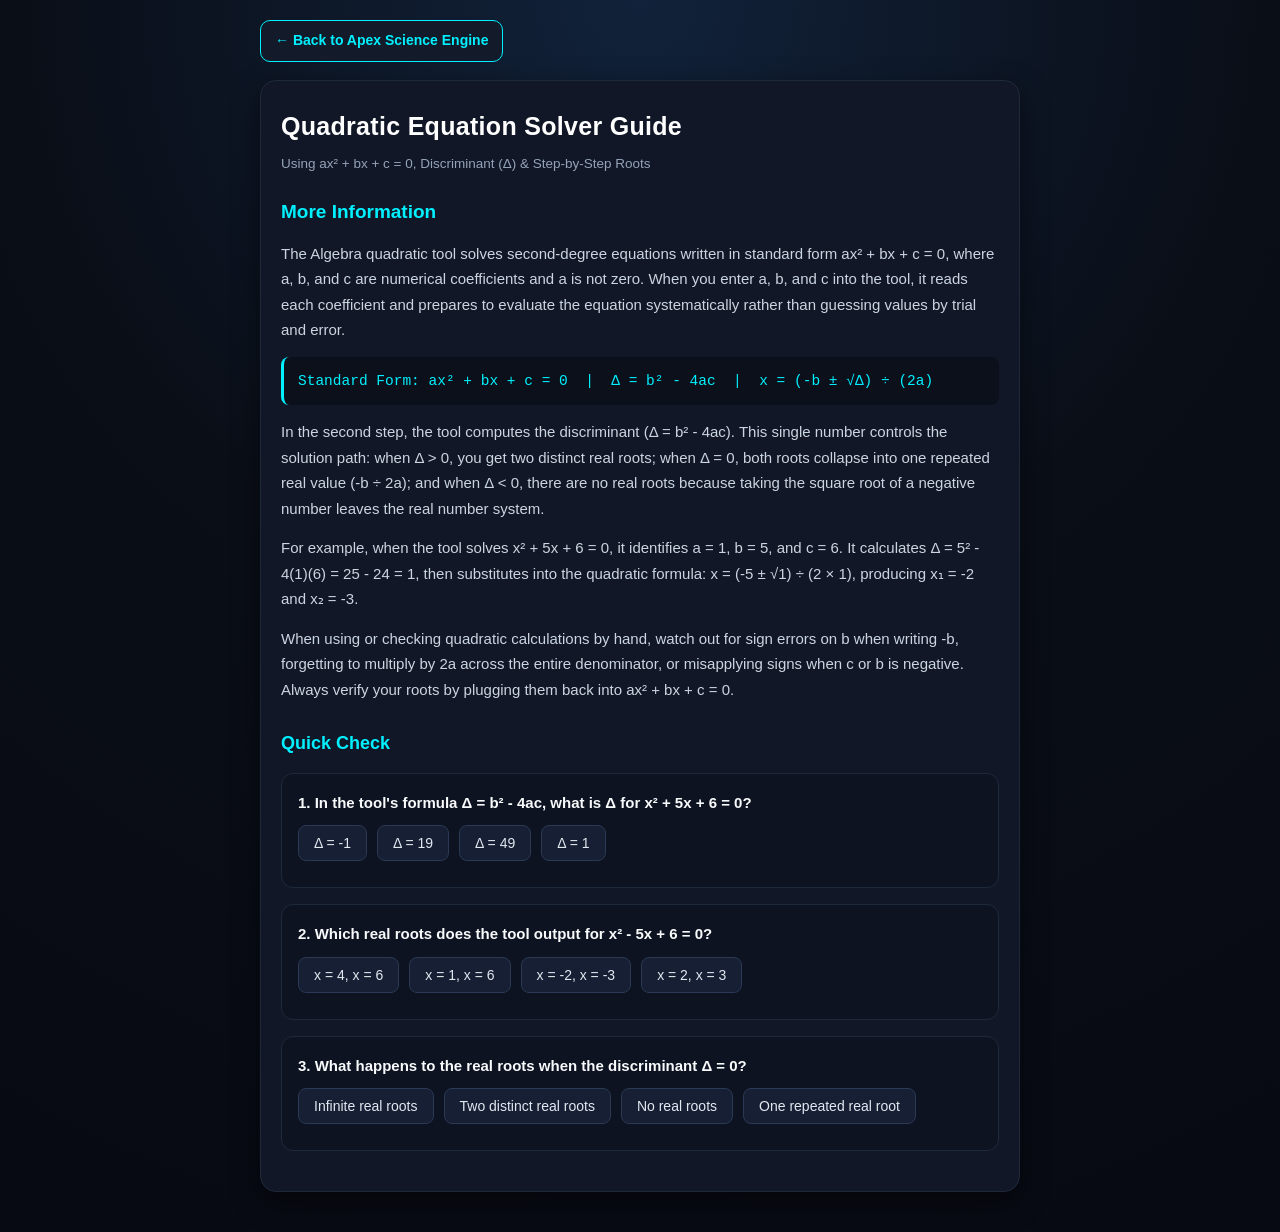
<file: guides/algebra.html>
<!DOCTYPE html>
<html lang="en">
<head>
  <meta charset="UTF-8" />
  <meta name="viewport" content="width=device-width, initial-scale=1.0" />
  <title>Quadratic Equations Tool Guide - More Information & Practice</title>
  <style>
    * {
      box-sizing: border-box;
    }
    body {
      font-family: 'Segoe UI', Roboto, Arial, sans-serif;
      line-height: 1.7;
      margin: 0;
      padding: 20px 16px 40px;
      background: radial-gradient(circle at top, #11223a 0%, #0a0e17 45%, #070a12 100%);
      color: #e2e8f0;
      min-height: 100vh;
    }
    .container {
      max-width: 760px;
      margin: 0 auto;
    }
    .back-link {
      display: inline-flex;
      align-items: center;
      gap: 6px;
      margin-bottom: 18px;
      padding: 8px 14px;
      background-color: #131a29;
      border: 1px solid #24324d;
      border-radius: 10px;
      color: #00d4ff;
      text-decoration: none;
      font-size: 14px;
      font-weight: 600;
      transition: 0.2s ease;
    }
    .back-link:hover {
      border-color: #00d4ff;
      box-shadow: 0 0 12px rgba(0, 212, 255, 0.25);
    }
    .main-card {
      background-color: #111726;
      border: 1px solid #1e293b;
      border-radius: 16px;
      padding: 24px 20px;
      box-shadow: 0 10px 30px rgba(0, 0, 0, 0.45);
    }
    h1 {
      font-size: 25px;
      margin: 0 0 6px 0;
      color: #ffffff;
      letter-spacing: 0.3px;
    }
    .subtitle {
      font-size: 13.5px;
      color: #94a3b8;
      margin-bottom: 20px;
    }
    h2.more-info-heading {
      font-size: 19px;
      margin: 18px 0 12px 0;
      color: #00d4ff;
      font-weight: 700;
    }
    h3 {
      font-size: 18px;
      margin: 26px 0 14px 0;
      color: #00d4ff;
    }
    p {
      margin: 0 0 14px 0;
      color: #cbd5e1;
      font-size: 15px;
    }
    .formula-strip {
      background-color: #0b101b;
      border-left: 3px solid #00d4ff;
      padding: 12px 14px;
      border-radius: 8px;
      margin: 14px 0;
      font-family: monospace;
      font-size: 14.5px;
      color: #38bdf8;
    }
    .quiz-section {
      margin-top: 24px;
    }
    .question-block {
      background-color: #0d1320;
      border: 1px solid #1e293b;
      border-radius: 12px;
      padding: 16px;
      margin-bottom: 16px;
    }
    .question-block p {
      color: #f8fafc;
      margin-bottom: 10px;
    }
    .options {
      display: flex;
      flex-wrap: wrap;
      gap: 10px;
      margin-top: 8px;
    }
    button.opt-btn {
      padding: 9px 15px;
      border: 1px solid #2a3954;
      background-color: #161f33;
      color: #e2e8f0;
      border-radius: 8px;
      cursor: pointer;
      font-size: 14px;
      font-weight: 500;
      transition: 0.2s ease;
    }
    button.opt-btn:hover:not(:disabled) {
      border-color: #00d4ff;
      color: #00d4ff;
      background-color: #1a2740;
    }
    button.opt-btn:disabled {
      cursor: default;
      opacity: 0.55;
    }
    button.opt-btn.solved-choice {
      border-color: #10b981;
      background: linear-gradient(90deg, rgba(16, 185, 129, 0.2), rgba(0, 212, 255, 0.15));
      color: #34d399;
      opacity: 1;
      font-weight: 700;
    }
    .feedback {
      margin-top: 10px;
      font-size: 13.8px;
      font-weight: 500;
      line-height: 1.5;
    }
    .correct {
      color: #34d399;
    }
    .wrong {
      color: #f87171;
    }
  </style>
</head>
<body>
  <div class="container">
    <a class="back-link" href="../index.html">&larr; Back to Apex Science Engine</a>

    <div class="main-card">
      <h1>Quadratic Equation Solver Guide</h1>
      <div class="subtitle">Using ax&sup2; + bx + c = 0, Discriminant (&Delta;) &amp; Step-by-Step Roots</div>

      <h2 class="more-info-heading">More Information</h2>

      <p>
        The Algebra quadratic tool solves second-degree equations written in standard form ax&sup2; + bx + c = 0, where a, b, and c are numerical coefficients and a is not zero. When you enter a, b, and c into the tool, it reads each coefficient and prepares to evaluate the equation systematically rather than guessing values by trial and error.
      </p>

      <div class="formula-strip">
        Standard Form: ax&sup2; + bx + c = 0 &nbsp;|&nbsp; &Delta; = b&sup2; - 4ac &nbsp;|&nbsp; x = (-b &plusmn; &radic;&Delta;) &divide; (2a)
      </div>

      <p>
        In the second step, the tool computes the discriminant (&Delta; = b&sup2; - 4ac). This single number controls the solution path: when &Delta; &gt; 0, you get two distinct real roots; when &Delta; = 0, both roots collapse into one repeated real value (-b &divide; 2a); and when &Delta; &lt; 0, there are no real roots because taking the square root of a negative number leaves the real number system.
      </p>

      <p>
        For example, when the tool solves x&sup2; + 5x + 6 = 0, it identifies a = 1, b = 5, and c = 6. It calculates &Delta; = 5&sup2; - 4(1)(6) = 25 - 24 = 1, then substitutes into the quadratic formula: x = (-5 &plusmn; &radic;1) &divide; (2 &times; 1), producing x&#8321; = -2 and x&#8322; = -3.
      </p>

      <p>
        When using or checking quadratic calculations by hand, watch out for sign errors on b when writing -b, forgetting to multiply by 2a across the entire denominator, or misapplying signs when c or b is negative. Always verify your roots by plugging them back into ax&sup2; + bx + c = 0.
      </p>

      <div class="quiz-section">
        <h3>Quick Check</h3>

        <!-- Question 1 -->
        <div class="question-block" id="q1">
          <p><strong>1. In the tool's formula &Delta; = b&sup2; - 4ac, what is &Delta; for x&sup2; + 5x + 6 = 0?</strong></p>
          <div class="options">
            <button class="opt-btn" onclick="answerQuestion(1, '1', this)">&Delta; = 1</button>
            <button class="opt-btn" onclick="answerQuestion(1, '49', this)">&Delta; = 49</button>
            <button class="opt-btn" onclick="answerQuestion(1, '-1', this)">&Delta; = -1</button>
            <button class="opt-btn" onclick="answerQuestion(1, '19', this)">&Delta; = 19</button>
          </div>
          <div class="feedback" id="fb1"></div>
        </div>

        <!-- Question 2 -->
        <div class="question-block" id="q2">
          <p><strong>2. Which real roots does the tool output for x&sup2; - 5x + 6 = 0?</strong></p>
          <div class="options">
            <button class="opt-btn" onclick="answerQuestion(2, '2,3', this)">x = 2, x = 3</button>
            <button class="opt-btn" onclick="answerQuestion(2, '-2,-3', this)">x = -2, x = -3</button>
            <button class="opt-btn" onclick="answerQuestion(2, '4,6', this)">x = 4, x = 6</button>
            <button class="opt-btn" onclick="answerQuestion(2, '1,6', this)">x = 1, x = 6</button>
          </div>
          <div class="feedback" id="fb2"></div>
        </div>

        <!-- Question 3 -->
        <div class="question-block" id="q3">
          <p><strong>3. What happens to the real roots when the discriminant &Delta; = 0?</strong></p>
          <div class="options">
            <button class="opt-btn" onclick="answerQuestion(3, 'one', this)">One repeated real root</button>
            <button class="opt-btn" onclick="answerQuestion(3, 'two', this)">Two distinct real roots</button>
            <button class="opt-btn" onclick="answerQuestion(3, 'zero', this)">No real roots</button>
            <button class="opt-btn" onclick="answerQuestion(3, 'infinite', this)">Infinite real roots</button>
          </div>
          <div class="feedback" id="fb3"></div>
        </div>
      </div>
    </div>
  </div>

  <script>
(function syncGuideNeonTheme() {
    const savedColor = localStorage.getItem('apexNeonColor');
    if (!savedColor) return;

    document.documentElement.style.setProperty('--accent', savedColor);

    const backLink = document.querySelector('.back-link');
    if (backLink) {
        backLink.style.color = savedColor;
        backLink.style.borderColor = savedColor;
    }

    document.querySelectorAll('h2.more-info-heading, h3, .formula-strip').forEach((el) => {
        if (el.classList.contains('formula-strip')) {
            el.style.borderLeftColor = savedColor;
            el.style.color = savedColor;
        } else {
            el.style.color = savedColor;
        }
    });
})();
    const lockedQuestions = {};

    const reasons = {
      1: {
        correct: "1",
        okText: "Correct! Δ = b² - 4ac = 5² - 4(1)(6) = 25 - 24 = 1.",
        wrong: {
          "49": "Wrong: You added 25 + 24 instead of subtracting 4ac (25 - 24 = 1).",
          "-1": "Wrong: Check the order—it is b² - 4ac (25 - 24 = +1), not 24 - 25.",
          "19": "Wrong: You subtracted 6 directly instead of multiplying 4 × 1 × 6 = 24 first."
        }
      },
      2: {
        correct: "2,3",
        okText: "Correct! Since b = -5, -b becomes +5, giving (5 ± 1) ÷ 2 = 3 and 2.",
        wrong: {
          "-2,-3": "Wrong: Sign error on -b—since b = -5, -b is +5, not -5.",
          "4,6": "Wrong: You forgot to divide (-b ± √Δ) by 2a (which is 2 × 1 = 2).",
          "1,6": "Wrong: Factors of +6 that sum to +5 are 2 and 3, not 1 and 6."
        }
      },
      3: {
        correct: "one",
        okText: "Correct! When Δ = 0, √Δ = 0, so x = -b ÷ (2a) gives one repeated real root.",
        wrong: {
          "two": "Wrong: Two distinct real roots happen only when Δ > 0.",
          "zero": "Wrong: No real roots happen when Δ < 0 (negative discriminant).",
          "infinite": "Wrong: A quadratic equation (a ≠ 0) can have at most two roots, never infinite."
        }
      }
    };

    function answerQuestion(qNum, choice, btnEl) {
      if (lockedQuestions[qNum]) return;

      const qData = reasons[qNum];
      const fb = document.getElementById("fb" + qNum);
      const block = document.getElementById("q" + qNum);
      const buttons = block.querySelectorAll("button.opt-btn");

      if (choice === qData.correct) {
        lockedQuestions[qNum] = true;
        fb.className = "feedback correct";
        fb.textContent = qData.okText;

        buttons.forEach((btn) => {
          btn.disabled = true;
          if (btn === btnEl) {
            btn.classList.add("solved-choice");
          }
        });
      } else {
        fb.className = "feedback wrong";
        fb.textContent = qData.wrong[choice] || "Wrong: Review the formula steps and try again.";
      }
    }
document.querySelectorAll(".question-block .options").forEach((optBox) => {
  const btns = Array.from(optBox.children);
  for (let i = btns.length - 1; i > 0; i--) {
    const j = Math.floor(Math.random() * (i + 1));
    optBox.appendChild(btns[j]);
  }
});

  </script>
</body>
</html>
</file>
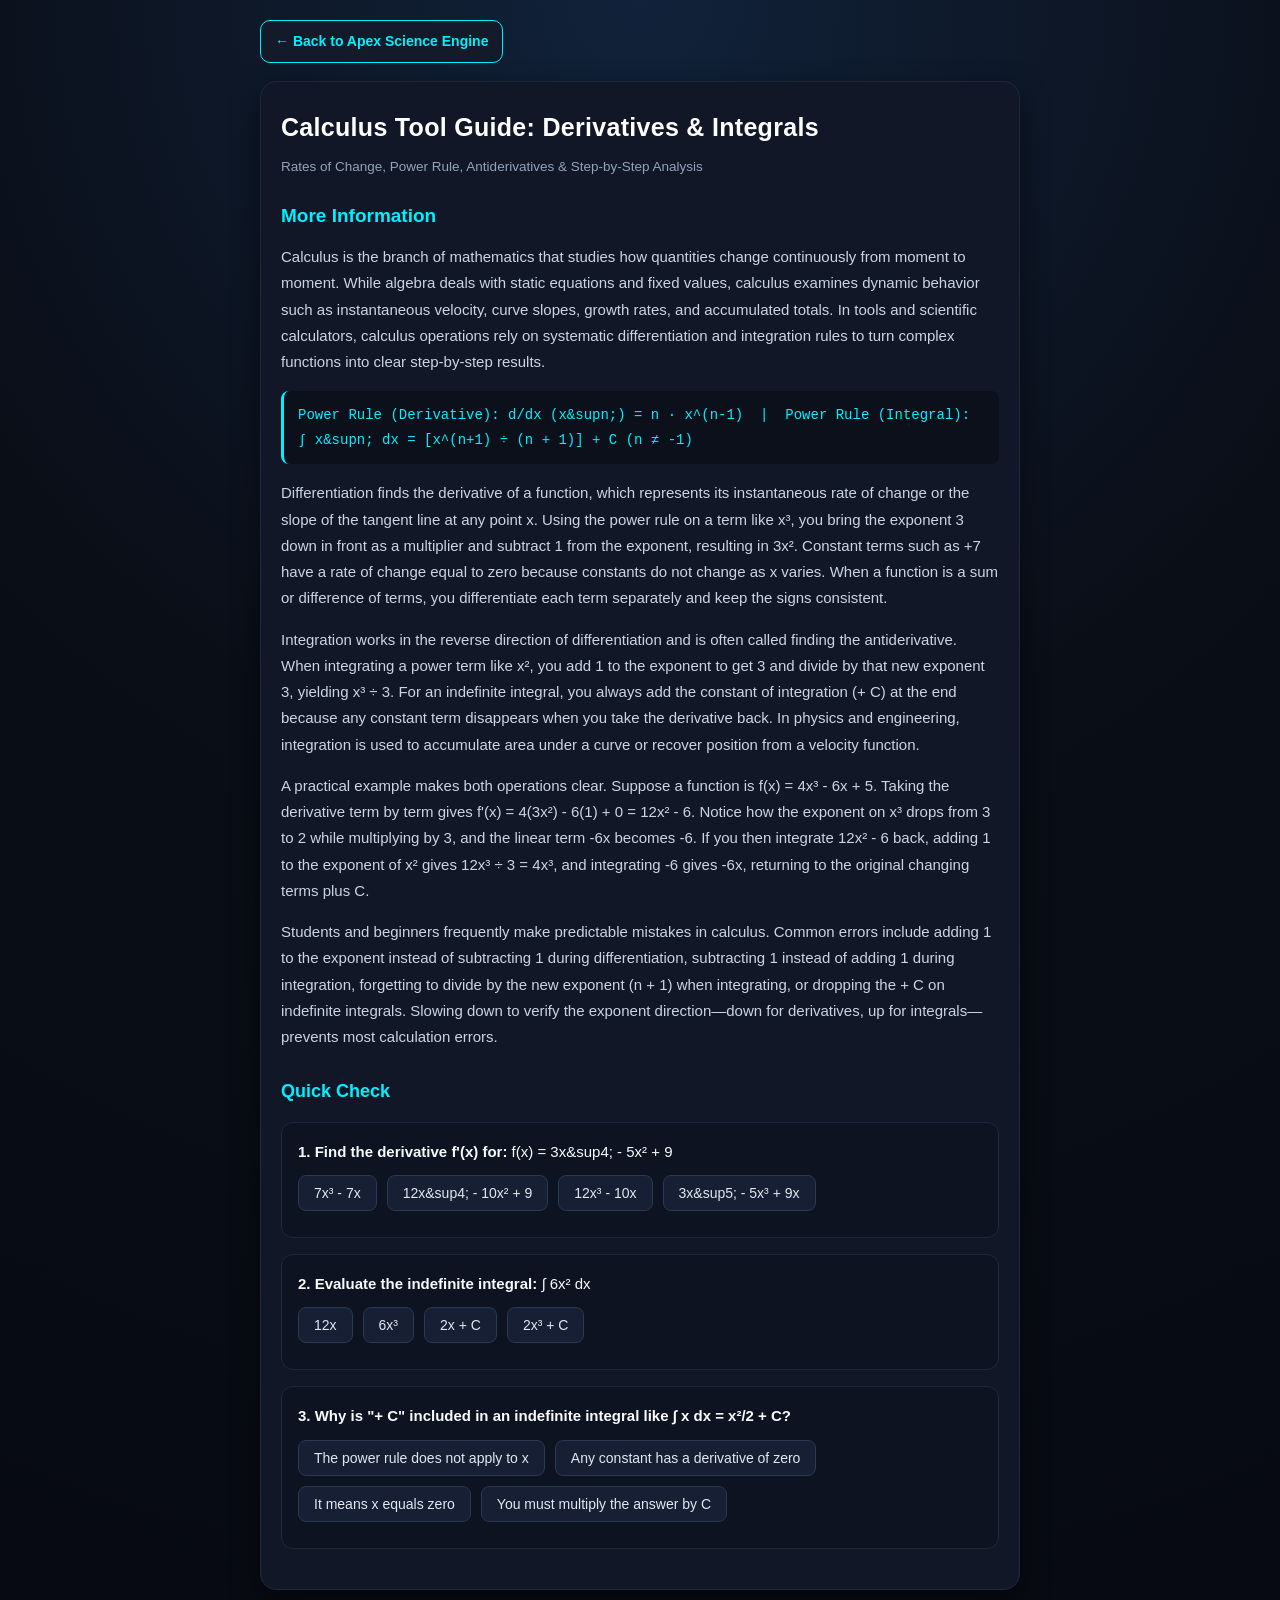
<file: guides/calculus.html>
<!DOCTYPE html>
<html lang="en">
<head>
  <meta charset="UTF-8" />
  <meta name="viewport" content="width=device-width, initial-scale=1.0" />
  <title>Calculus Guide - More Information & Practice</title>
  <style>
    * {
      box-sizing: border-box;
    }
    body {
      font-family: 'Segoe UI', Roboto, Arial, sans-serif;
      line-height: 1.75;
      margin: 0;
      padding: 20px 16px 40px;
      background: radial-gradient(circle at top, #11223a 0%, #0a0e17 45%, #070a12 100%);
      color: #e2e8f0;
      min-height: 100vh;
    }
    .container {
      max-width: 760px;
      margin: 0 auto;
    }
    .back-link {
      display: inline-flex;
      align-items: center;
      gap: 6px;
      margin-bottom: 18px;
      padding: 8px 14px;
      background-color: #131a29;
      border: 1px solid #24324d;
      border-radius: 10px;
      color: #00d4ff;
      text-decoration: none;
      font-size: 14px;
      font-weight: 600;
      transition: 0.2s ease;
    }
    .back-link:hover {
      border-color: #00d4ff;
      box-shadow: 0 0 12px rgba(0, 212, 255, 0.25);
    }
    .main-card {
      background-color: #111726;
      border: 1px solid #1e293b;
      border-radius: 16px;
      padding: 24px 20px;
      box-shadow: 0 10px 30px rgba(0, 0, 0, 0.45);
    }
    h1 {
      font-size: 25px;
      margin: 0 0 6px 0;
      color: #ffffff;
      letter-spacing: 0.3px;
    }
    .subtitle {
      font-size: 13.5px;
      color: #94a3b8;
      margin-bottom: 20px;
    }
    h2.more-info-heading {
      font-size: 19px;
      margin: 18px 0 12px 0;
      color: #00d4ff;
      font-weight: 700;
    }
    h3 {
      font-size: 18px;
      margin: 26px 0 14px 0;
      color: #00d4ff;
    }
    p {
      margin: 0 0 15px 0;
      color: #cbd5e1;
      font-size: 15px;
    }
    .formula-strip {
      background-color: #0b101b;
      border-left: 3px solid #00d4ff;
      padding: 12px 14px;
      border-radius: 8px;
      margin: 16px 0;
      font-family: monospace;
      font-size: 14px;
      color: #38bdf8;
    }
    .quiz-section {
      margin-top: 24px;
    }
    .question-block {
      background-color: #0d1320;
      border: 1px solid #1e293b;
      border-radius: 12px;
      padding: 16px;
      margin-bottom: 16px;
    }
    .question-block p {
      color: #f8fafc;
      margin-bottom: 10px;
    }
    .options {
      display: flex;
      flex-wrap: wrap;
      gap: 10px;
      margin-top: 8px;
    }
    button.opt-btn {
      padding: 9px 15px;
      border: 1px solid #2a3954;
      background-color: #161f33;
      color: #e2e8f0;
      border-radius: 8px;
      cursor: pointer;
      font-size: 14px;
      font-weight: 500;
      transition: 0.2s ease;
    }
    button.opt-btn:hover:not(:disabled) {
      border-color: #00d4ff;
      color: #00d4ff;
      background-color: #1a2740;
    }
    button.opt-btn:disabled {
      cursor: default;
      opacity: 0.55;
    }
    button.opt-btn.solved-choice {
      border-color: #10b981;
      background: linear-gradient(90deg, rgba(16, 185, 129, 0.2), rgba(0, 212, 255, 0.15));
      color: #34d399;
      opacity: 1;
      font-weight: 700;
    }
    .feedback {
      margin-top: 10px;
      font-size: 13.8px;
      font-weight: 500;
      line-height: 1.5;
    }
    .correct {
      color: #34d399;
    }
    .wrong {
      color: #f87171;
    }
  </style>
</head>
<body>
  <div class="container">
    <a class="back-link" href="../index.html">&larr; Back to Apex Science Engine</a>

    <div class="main-card">
      <h1>Calculus Tool Guide: Derivatives &amp; Integrals</h1>
      <div class="subtitle">Rates of Change, Power Rule, Antiderivatives &amp; Step-by-Step Analysis</div>

      <h2 class="more-info-heading">More Information</h2>

      <p>
        Calculus is the branch of mathematics that studies how quantities change continuously from moment to moment. While algebra deals with static equations and fixed values, calculus examines dynamic behavior such as instantaneous velocity, curve slopes, growth rates, and accumulated totals. In tools and scientific calculators, calculus operations rely on systematic differentiation and integration rules to turn complex functions into clear step-by-step results.
      </p>

      <div class="formula-strip">
        Power Rule (Derivative): d/dx (x&supn;) = n &middot; x^(n-1) &nbsp;|&nbsp; Power Rule (Integral): &int; x&supn; dx = [x^(n+1) &divide; (n + 1)] + C (n &ne; -1)
      </div>

      <p>
        Differentiation finds the derivative of a function, which represents its instantaneous rate of change or the slope of the tangent line at any point x. Using the power rule on a term like x&sup3;, you bring the exponent 3 down in front as a multiplier and subtract 1 from the exponent, resulting in 3x&sup2;. Constant terms such as +7 have a rate of change equal to zero because constants do not change as x varies. When a function is a sum or difference of terms, you differentiate each term separately and keep the signs consistent.
      </p>

      <p>
        Integration works in the reverse direction of differentiation and is often called finding the antiderivative. When integrating a power term like x&sup2;, you add 1 to the exponent to get 3 and divide by that new exponent 3, yielding x&sup3; &divide; 3. For an indefinite integral, you always add the constant of integration (+ C) at the end because any constant term disappears when you take the derivative back. In physics and engineering, integration is used to accumulate area under a curve or recover position from a velocity function.
      </p>

      <p>
        A practical example makes both operations clear. Suppose a function is f(x) = 4x&sup3; - 6x + 5. Taking the derivative term by term gives f'(x) = 4(3x&sup2;) - 6(1) + 0 = 12x&sup2; - 6. Notice how the exponent on x&sup3; drops from 3 to 2 while multiplying by 3, and the linear term -6x becomes -6. If you then integrate 12x&sup2; - 6 back, adding 1 to the exponent of x&sup2; gives 12x&sup3; &divide; 3 = 4x&sup3;, and integrating -6 gives -6x, returning to the original changing terms plus C.
      </p>

      <p>
        Students and beginners frequently make predictable mistakes in calculus. Common errors include adding 1 to the exponent instead of subtracting 1 during differentiation, subtracting 1 instead of adding 1 during integration, forgetting to divide by the new exponent (n + 1) when integrating, or dropping the + C on indefinite integrals. Slowing down to verify the exponent direction—down for derivatives, up for integrals—prevents most calculation errors.
      </p>

      <div class="quiz-section">
        <h3>Quick Check</h3>

        <!-- Question 1 -->
        <div class="question-block" id="q1">
          <p><strong>1. Find the derivative f'(x) for:</strong> f(x) = 3x&sup4; - 5x&sup2; + 9</p>
          <div class="options">
            <button class="opt-btn" onclick="answerQuestion(1, '12x3-10x', this)">12x&sup3; - 10x</button>
            <button class="opt-btn" onclick="answerQuestion(1, '3x5-5x3+9x', this)">3x&sup5; - 5x&sup3; + 9x</button>
            <button class="opt-btn" onclick="answerQuestion(1, '12x4-10x2+9', this)">12x&sup4; - 10x&sup2; + 9</button>
            <button class="opt-btn" onclick="answerQuestion(1, '7x3-7x', this)">7x&sup3; - 7x</button>
          </div>
          <div class="feedback" id="fb1"></div>
        </div>

        <!-- Question 2 -->
        <div class="question-block" id="q2">
          <p><strong>2. Evaluate the indefinite integral:</strong> &int; 6x&sup2; dx</p>
          <div class="options">
            <button class="opt-btn" onclick="answerQuestion(2, '2x3+C', this)">2x&sup3; + C</button>
            <button class="opt-btn" onclick="answerQuestion(2, '12x', this)">12x</button>
            <button class="opt-btn" onclick="answerQuestion(2, '6x3', this)">6x&sup3;</button>
            <button class="opt-btn" onclick="answerQuestion(2, '2x+C', this)">2x + C</button>
          </div>
          <div class="feedback" id="fb2"></div>
        </div>

        <!-- Question 3 -->
        <div class="question-block" id="q3">
          <p><strong>3. Why is "+ C" included in an indefinite integral like &int; x dx = x&sup2;/2 + C?</strong></p>
          <div class="options">
            <button class="opt-btn" onclick="answerQuestion(3, 'const_deriv_zero', this)">Any constant has a derivative of zero</button>
            <button class="opt-btn" onclick="answerQuestion(3, 'mult_by_c', this)">You must multiply the answer by C</button>
            <button class="opt-btn" onclick="answerQuestion(3, 'x_is_zero', this)">It means x equals zero</button>
            <button class="opt-btn" onclick="answerQuestion(3, 'no_power_rule', this)">The power rule does not apply to x</button>
          </div>
          <div class="feedback" id="fb3"></div>
        </div>
      </div>
    </div>
  </div>

  <script>
(function syncGuideNeonTheme() {
    const savedColor = localStorage.getItem('apexNeonColor');
    if (!savedColor) return;

    document.documentElement.style.setProperty('--accent', savedColor);

    const backLink = document.querySelector('.back-link');
    if (backLink) {
        backLink.style.color = savedColor;
        backLink.style.borderColor = savedColor;
    }

    document.querySelectorAll('h2.more-info-heading, h3, .formula-strip').forEach((el) => {
        if (el.classList.contains('formula-strip')) {
            el.style.borderLeftColor = savedColor;
            el.style.color = savedColor;
        } else {
            el.style.color = savedColor;
        }
    });
})();
    const lockedQuestions = {};

    const reasons = {
      1: {
        correct: "12x3-10x",
        okText: "Correct! Bring down exponents and subtract 1: 3(4x³) - 5(2x¹) + 0 = 12x³ - 10x.",
        wrong: {
          "3x5-5x3+9x": "Wrong: You added 1 to each exponent instead of subtracting 1 (that is integration, not differentiation).",
          "12x4-10x2+9": "Wrong: You multiplied by the exponents (4 and 2) but forgot to reduce the powers by 1, and kept the constant 9.",
          "7x3-7x": "Wrong: With the power rule you multiply by the exponent (3 × 4 = 12 and 5 × 2 = 10), not add them."
        }
      },
      2: {
        correct: "2x3+C",
        okText: "Correct! Add 1 to the exponent (2 + 1 = 3) and divide by 3: (6x³) ÷ 3 + C = 2x³ + C.",
        wrong: {
          "12x": "Wrong: 12x is the derivative of 6x², not its integral. For integrals, increase the power by 1 and divide.",
          "6x3": "Wrong: You increased the power to 3, but forgot to divide 6x³ by the new exponent 3 (and omitted + C).",
          "2x+C": "Wrong: You subtracted 1 from the exponent instead of adding 1 to it."
        }
      },
      3: {
        correct: "const_deriv_zero",
        okText: "Correct! Differentiating any constant (like +5 or -12) gives 0, so adding C represents all possible constants.",
        wrong: {
          "mult_by_c": "Wrong: + C is an added unknown constant, not a multiplier applied to the whole expression.",
          "x_is_zero": "Wrong: C is the constant of integration, not a statement that x = 0.",
          "no_power_rule": "Wrong: The power rule works for x (x¹); + C accounts for missing constant terms."
        }
      }
    };

    function answerQuestion(qNum, choice, btnEl) {
      if (lockedQuestions[qNum]) return;

      const qData = reasons[qNum];
      const fb = document.getElementById("fb" + qNum);
      const block = document.getElementById("q" + qNum);
      const buttons = block.querySelectorAll("button.opt-btn");

      if (choice === qData.correct) {
        lockedQuestions[qNum] = true;
        fb.className = "feedback correct";
        fb.textContent = qData.okText;

        buttons.forEach((btn) => {
          btn.disabled = true;
          if (btn === btnEl) {
            btn.classList.add("solved-choice");
          }
        });
      } else {
        fb.className = "feedback wrong";
        fb.textContent = qData.wrong[choice] || "Wrong: Review the calculus rules and try again.";
      }
    }
document.querySelectorAll(".question-block .options").forEach((optBox) => {
  const btns = Array.from(optBox.children);
  for (let i = btns.length - 1; i > 0; i--) {
    const j = Math.floor(Math.random() * (i + 1));
    optBox.appendChild(btns[j]);
  }
});

  </script>
</body>
</html>
</file>
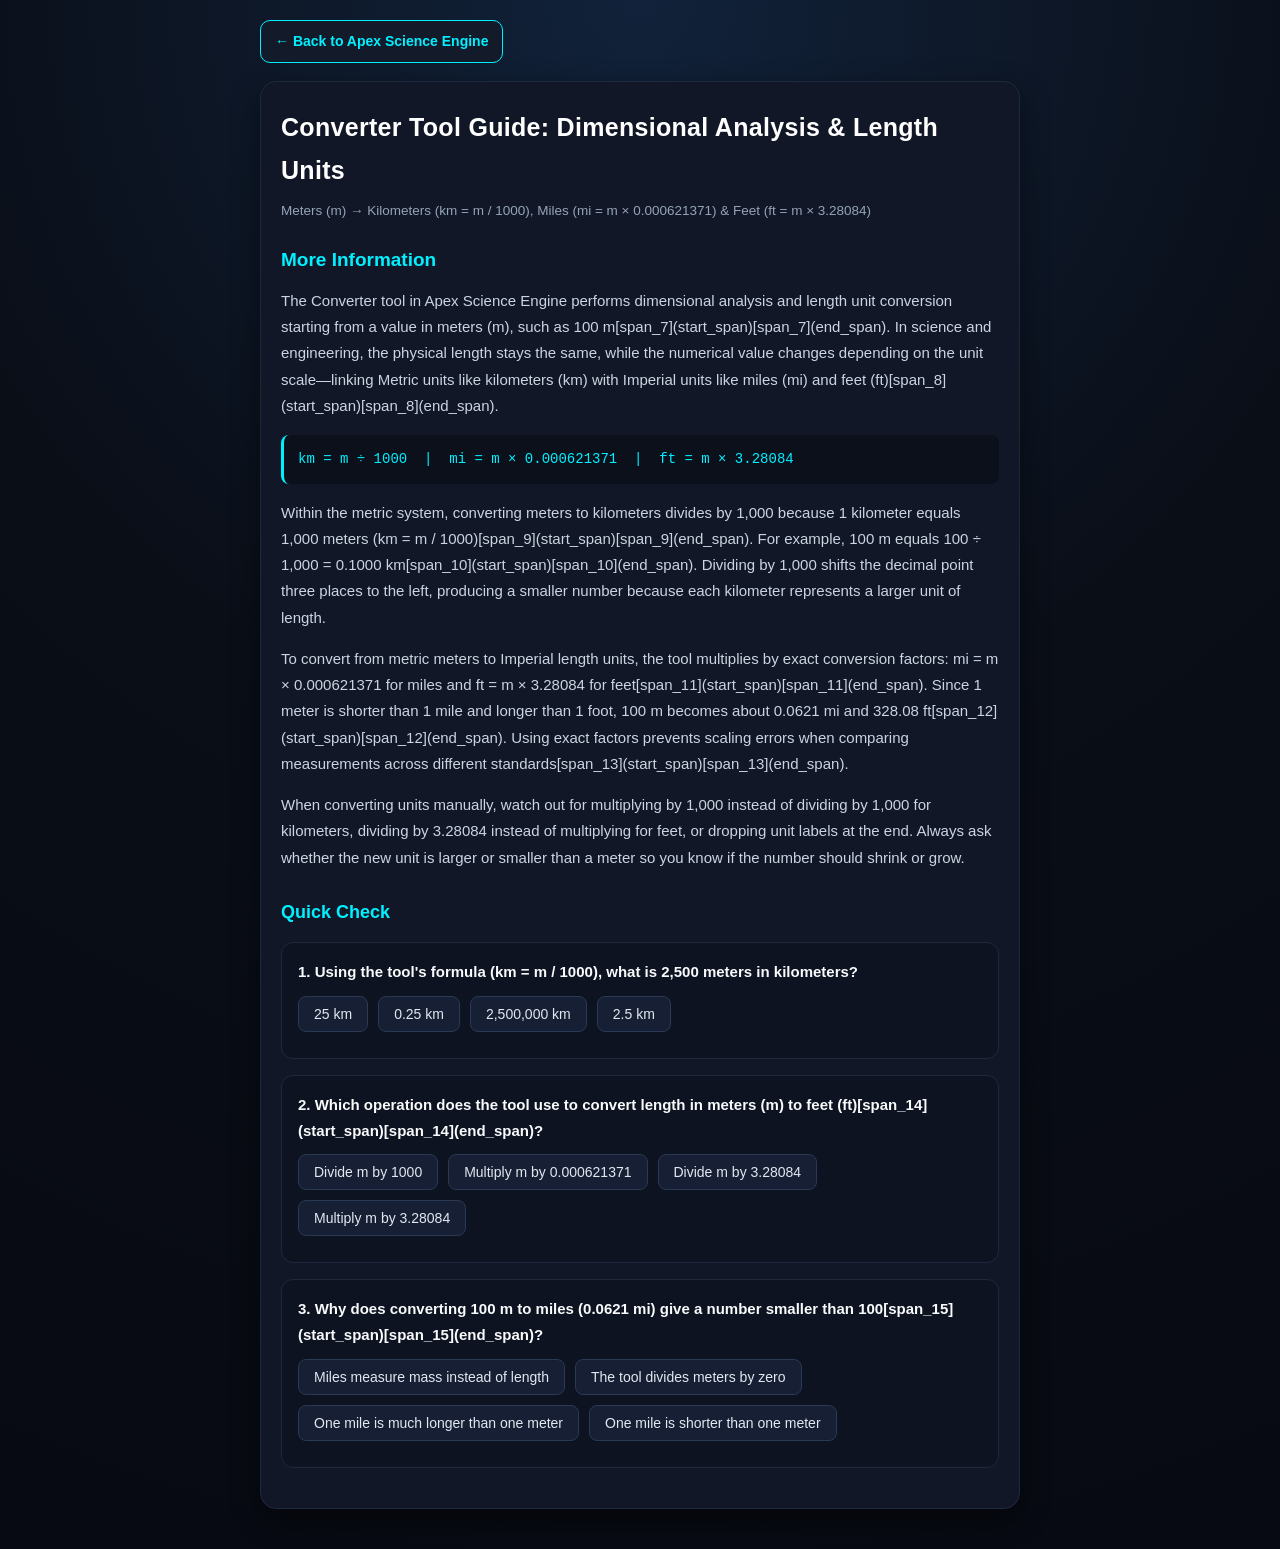
<file: guides/converter.html>
<!DOCTYPE html>
<html lang="en">
<head>
  <meta charset="UTF-8" />
  <meta name="viewport" content="width=device-width, initial-scale=1.0" />
  <title>Converter Tool Guide - More Information & Practice</title>
  <style>
    * {
      box-sizing: border-box;
    }
    body {
      font-family: 'Segoe UI', Roboto, Arial, sans-serif;
      line-height: 1.75;
      margin: 0;
      padding: 20px 16px 40px;
      background: radial-gradient(circle at top, #11223a 0%, #0a0e17 45%, #070a12 100%);
      color: #e2e8f0;
      min-height: 100vh;
    }
    .container {
      max-width: 760px;
      margin: 0 auto;
    }
    .back-link {
      display: inline-flex;
      align-items: center;
      gap: 6px;
      margin-bottom: 18px;
      padding: 8px 14px;
      background-color: #131a29;
      border: 1px solid #24324d;
      border-radius: 10px;
      color: #00d4ff;
      text-decoration: none;
      font-size: 14px;
      font-weight: 600;
      transition: 0.2s ease;
    }
    .back-link:hover {
      border-color: #00d4ff;
      box-shadow: 0 0 12px rgba(0, 212, 255, 0.25);
    }
    .main-card {
      background-color: #111726;
      border: 1px solid #1e293b;
      border-radius: 16px;
      padding: 24px 20px;
      box-shadow: 0 10px 30px rgba(0, 0, 0, 0.45);
    }
    h1 {
      font-size: 25px;
      margin: 0 0 6px 0;
      color: #ffffff;
      letter-spacing: 0.3px;
    }
    .subtitle {
      font-size: 13.5px;
      color: #94a3b8;
      margin-bottom: 20px;
    }
    h2.more-info-heading {
      font-size: 19px;
      margin: 18px 0 12px 0;
      color: #00d4ff;
      font-weight: 700;
    }
    h3 {
      font-size: 18px;
      margin: 26px 0 14px 0;
      color: #00d4ff;
    }
    p {
      margin: 0 0 15px 0;
      color: #cbd5e1;
      font-size: 15px;
    }
    .formula-strip {
      background-color: #0b101b;
      border-left: 3px solid #00d4ff;
      padding: 12px 14px;
      border-radius: 8px;
      margin: 16px 0;
      font-family: monospace;
      font-size: 14px;
      color: #38bdf8;
    }
    .quiz-section {
      margin-top: 24px;
    }
    .question-block {
      background-color: #0d1320;
      border: 1px solid #1e293b;
      border-radius: 12px;
      padding: 16px;
      margin-bottom: 16px;
    }
    .question-block p {
      color: #f8fafc;
      margin-bottom: 10px;
    }
    .options {
      display: flex;
      flex-wrap: wrap;
      gap: 10px;
      margin-top: 8px;
    }
    button.opt-btn {
      padding: 9px 15px;
      border: 1px solid #2a3954;
      background-color: #161f33;
      color: #e2e8f0;
      border-radius: 8px;
      cursor: pointer;
      font-size: 14px;
      font-weight: 500;
      transition: 0.2s ease;
    }
    button.opt-btn:hover:not(:disabled) {
      border-color: #00d4ff;
      color: #00d4ff;
      background-color: #1a2740;
    }
    button.opt-btn:disabled {
      cursor: default;
      opacity: 0.55;
    }
    button.opt-btn.solved-choice {
      border-color: #10b981;
      background: linear-gradient(90deg, rgba(16, 185, 129, 0.2), rgba(0, 212, 255, 0.15));
      color: #34d399;
      opacity: 1;
      font-weight: 700;
    }
    .feedback {
      margin-top: 10px;
      font-size: 13.8px;
      font-weight: 500;
      line-height: 1.5;
    }
    .correct {
      color: #34d399;
    }
    .wrong {
      color: #f87171;
    }
  </style>
</head>
<body>
  <div class="container">
    <a class="back-link" href="../index.html">&larr; Back to Apex Science Engine</a>

    <div class="main-card">
      <h1>Converter Tool Guide: Dimensional Analysis &amp; Length Units</h1>
      <div class="subtitle">Meters (m) &rarr; Kilometers (km = m / 1000), Miles (mi = m &times; 0.000621371) &amp; Feet (ft = m &times; 3.28084)</div>

      <h2 class="more-info-heading">More Information</h2>

      <p>
        The Converter tool in Apex Science Engine performs dimensional analysis and length unit conversion starting from a value in meters (m), such as 100 m[span_7](start_span)[span_7](end_span). In science and engineering, the physical length stays the same, while the numerical value changes depending on the unit scale—linking Metric units like kilometers (km) with Imperial units like miles (mi) and feet (ft)[span_8](start_span)[span_8](end_span).
      </p>

      <div class="formula-strip">
        km = m &divide; 1000 &nbsp;|&nbsp; mi = m &times; 0.000621371 &nbsp;|&nbsp; ft = m &times; 3.28084
      </div>

      <p>
        Within the metric system, converting meters to kilometers divides by 1,000 because 1 kilometer equals 1,000 meters (km = m / 1000)[span_9](start_span)[span_9](end_span). For example, 100 m equals 100 &divide; 1,000 = 0.1000 km[span_10](start_span)[span_10](end_span). Dividing by 1,000 shifts the decimal point three places to the left, producing a smaller number because each kilometer represents a larger unit of length.
      </p>

      <p>
        To convert from metric meters to Imperial length units, the tool multiplies by exact conversion factors: mi = m &times; 0.000621371 for miles and ft = m &times; 3.28084 for feet[span_11](start_span)[span_11](end_span). Since 1 meter is shorter than 1 mile and longer than 1 foot, 100 m becomes about 0.0621 mi and 328.08 ft[span_12](start_span)[span_12](end_span). Using exact factors prevents scaling errors when comparing measurements across different standards[span_13](start_span)[span_13](end_span).
      </p>

      <p>
        When converting units manually, watch out for multiplying by 1,000 instead of dividing by 1,000 for kilometers, dividing by 3.28084 instead of multiplying for feet, or dropping unit labels at the end. Always ask whether the new unit is larger or smaller than a meter so you know if the number should shrink or grow.
      </p>

      <div class="quiz-section">
        <h3>Quick Check</h3>

        <!-- Question 1 -->
        <div class="question-block" id="q1">
          <p><strong>1. Using the tool's formula (km = m / 1000), what is 2,500 meters in kilometers?</strong></p>
          <div class="options">
            <button class="opt-btn" onclick="answerQuestion(1, '2.5km', this)">2.5 km</button>
            <button class="opt-btn" onclick="answerQuestion(1, '2500000km', this)">2,500,000 km</button>
            <button class="opt-btn" onclick="answerQuestion(1, '25km', this)">25 km</button>
            <button class="opt-btn" onclick="answerQuestion(1, '0.25km', this)">0.25 km</button>
          </div>
          <div class="feedback" id="fb1"></div>
        </div>

        <!-- Question 2 -->
        <div class="question-block" id="q2">
          <p><strong>2. Which operation does the tool use to convert length in meters (m) to feet (ft)[span_14](start_span)[span_14](end_span)?</strong></p>
          <div class="options">
            <button class="opt-btn" onclick="answerQuestion(2, 'mult_328', this)">Multiply m by 3.28084</button>
            <button class="opt-btn" onclick="answerQuestion(2, 'div_328', this)">Divide m by 3.28084</button>
            <button class="opt-btn" onclick="answerQuestion(2, 'div_1000', this)">Divide m by 1000</button>
            <button class="opt-btn" onclick="answerQuestion(2, 'mult_00062', this)">Multiply m by 0.000621371</button>
          </div>
          <div class="feedback" id="fb2"></div>
        </div>

        <!-- Question 3 -->
        <div class="question-block" id="q3">
          <p><strong>3. Why does converting 100 m to miles (0.0621 mi) give a number smaller than 100[span_15](start_span)[span_15](end_span)?</strong></p>
          <div class="options">
            <button class="opt-btn" onclick="answerQuestion(3, 'mile_larger', this)">One mile is much longer than one meter</button>
            <button class="opt-btn" onclick="answerQuestion(3, 'mile_shorter', this)">One mile is shorter than one meter</button>
            <button class="opt-btn" onclick="answerQuestion(3, 'no_length', this)">Miles measure mass instead of length</button>
            <button class="opt-btn" onclick="answerQuestion(3, 'div_by_0', this)">The tool divides meters by zero</button>
          </div>
          <div class="feedback" id="fb3"></div>
        </div>
      </div>
    </div>
  </div>

  <script>
(function syncGuideNeonTheme() {
    const savedColor = localStorage.getItem('apexNeonColor');
    if (!savedColor) return;

    document.documentElement.style.setProperty('--accent', savedColor);

    const backLink = document.querySelector('.back-link');
    if (backLink) {
        backLink.style.color = savedColor;
        backLink.style.borderColor = savedColor;
    }

    document.querySelectorAll('h2.more-info-heading, h3, .formula-strip').forEach((el) => {
        if (el.classList.contains('formula-strip')) {
            el.style.borderLeftColor = savedColor;
            el.style.color = savedColor;
        } else {
            el.style.color = savedColor;
        }
    });
})();
    const lockedQuestions = {};

    const reasons = {
      1: {
        correct: "2.5km",
        okText: "Correct! Dividing 2,500 m by 1,000 gives 2.5 km.",
        wrong: {
          "2500000km": "Wrong: You multiplied by 1,000 instead of dividing by 1,000 (2,500 ÷ 1,000 = 2.5 km).",
          "25km": "Wrong: Check the decimal placement—2,500 ÷ 1,000 equals 2.5 km, not 25 km.",
          "0.25km": "Wrong: 250 m ÷ 1,000 is 0.25 km, whereas 2,500 m ÷ 1,000 is 2.5 km."
        }
      },
      2: {
        correct: "mult_328",
        okText: "Correct! The tool converts meters to feet using ft = m × 3.28084.",
        wrong: {
          "div_328": "Wrong: To get feet from meters, you multiply by 3.28084, not divide.",
          "div_1000": "Wrong: Dividing meters by 1,000 converts to kilometers (km), not feet (ft).",
          "mult_00062": "Wrong: Multiplying meters by 0.000621371 converts to miles (mi), not feet (ft)."
        }
      },
      3: {
        correct: "mile_larger",
        okText: "Correct! Because 1 mile is much larger than 1 meter, it takes a small fraction of a mile (0.0621 mi) to equal 100 m.",
        wrong: {
          "mile_shorter": "Wrong: A mile is much longer than a meter (a foot is shorter than a meter, which is why 100 m = 328.08 ft).",
          "no_length": "Wrong: Miles are a unit of length/distance, not mass.",
          "div_by_0": "Wrong: The tool multiplies meters by 0.000621371 to get miles."
        }
      }
    };

    function answerQuestion(qNum, choice, btnEl) {
      if (lockedQuestions[qNum]) return;

      const qData = reasons[qNum];
      const fb = document.getElementById("fb" + qNum);
      const block = document.getElementById("q" + qNum);
      const buttons = block.querySelectorAll("button.opt-btn");

      if (choice === qData.correct) {
        lockedQuestions[qNum] = true;
        fb.className = "feedback correct";
        fb.textContent = qData.okText;

        buttons.forEach((btn) => {
          btn.disabled = true;
          if (btn === btnEl) {
            btn.classList.add("solved-choice");
          }
        });
      } else {
        fb.className = "feedback wrong";
        fb.textContent = qData.wrong[choice] || "Wrong: Review the conversion formula and try again.";
      }
    }

    document.querySelectorAll(".question-block .options").forEach((optBox) => {
      const btns = Array.from(optBox.children);
      for (let i = btns.length - 1; i > 0; i--) {
        const j = Math.floor(Math.random() * (i + 1));
        optBox.appendChild(btns[j]);
      }
    });
  </script>
</body>
</html>
</file>
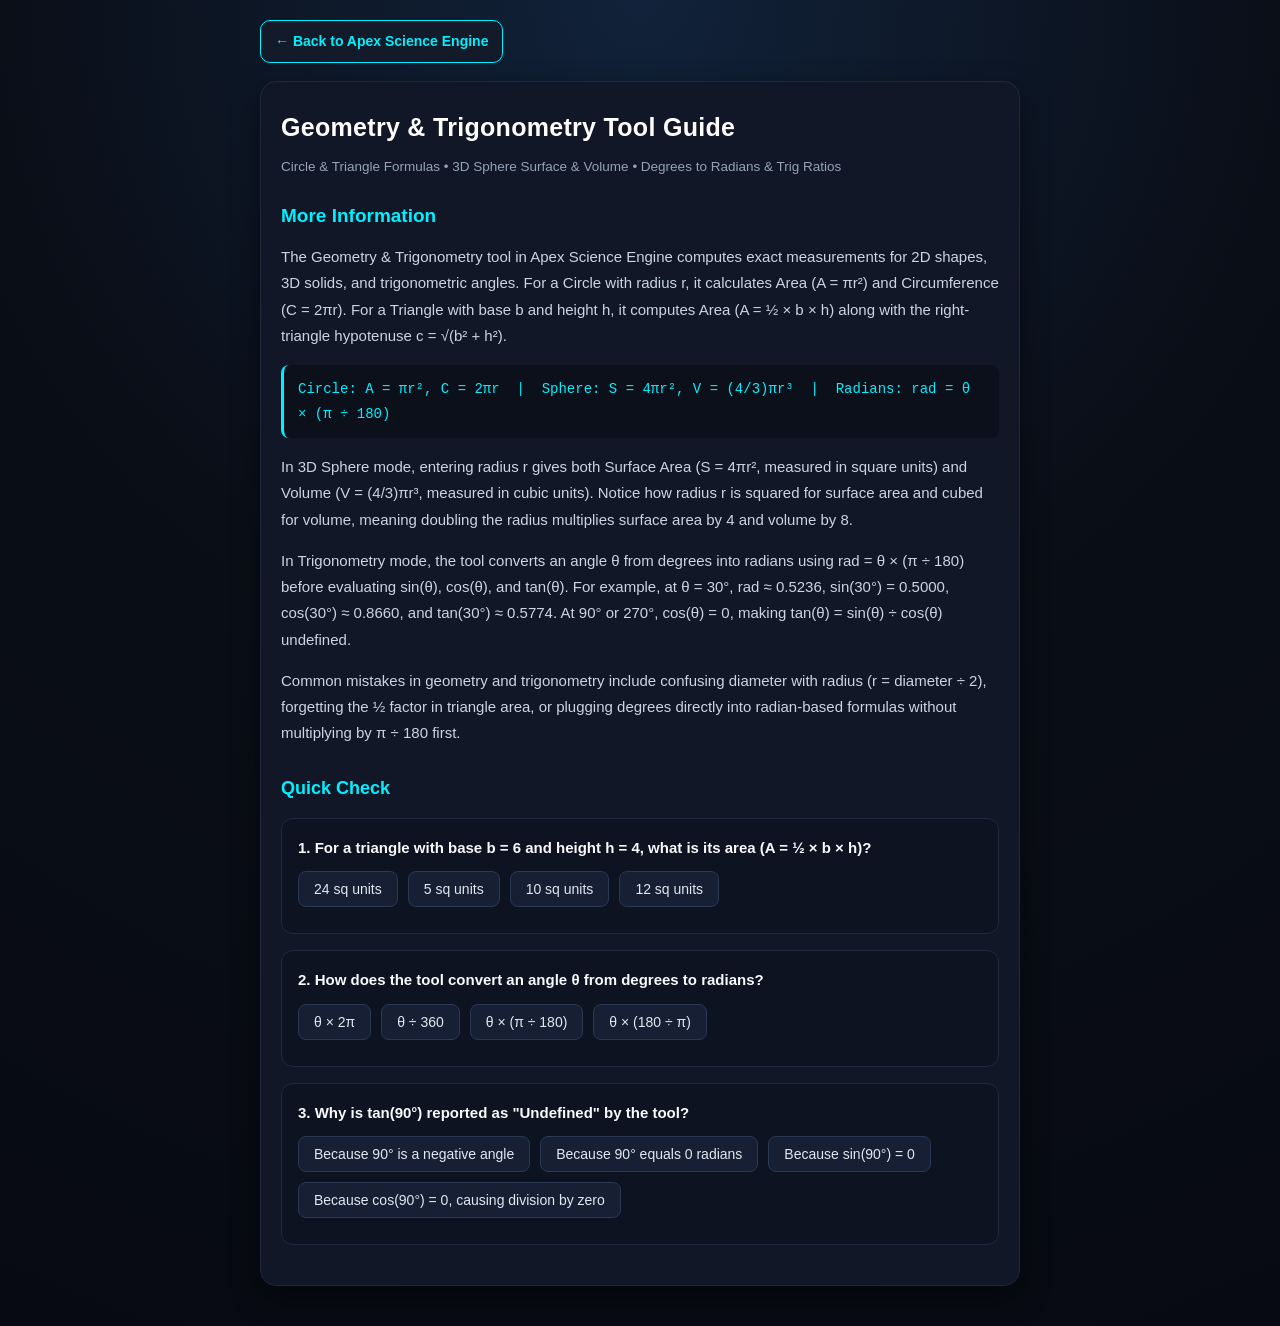
<file: guides/geometry.html>
<!DOCTYPE html>
<html lang="en">
<head>
  <meta charset="UTF-8" />
  <meta name="viewport" content="width=device-width, initial-scale=1.0" />
  <title>Geometry &amp; Trigonometry Tool Guide - More Information &amp; Practice</title>
  <style>
    * {
      box-sizing: border-box;
    }
    body {
      font-family: 'Segoe UI', Roboto, Arial, sans-serif;
      line-height: 1.75;
      margin: 0;
      padding: 20px 16px 40px;
      background: radial-gradient(circle at top, #11223a 0%, #0a0e17 45%, #070a12 100%);
      color: #e2e8f0;
      min-height: 100vh;
    }
    .container {
      max-width: 760px;
      margin: 0 auto;
    }
    .back-link {
      display: inline-flex;
      align-items: center;
      gap: 6px;
      margin-bottom: 18px;
      padding: 8px 14px;
      background-color: #131a29;
      border: 1px solid #24324d;
      border-radius: 10px;
      color: #00d4ff;
      text-decoration: none;
      font-size: 14px;
      font-weight: 600;
      transition: 0.2s ease;
    }
    .back-link:hover {
      border-color: #00d4ff;
      box-shadow: 0 0 12px rgba(0, 212, 255, 0.25);
    }
    .main-card {
      background-color: #111726;
      border: 1px solid #1e293b;
      border-radius: 16px;
      padding: 24px 20px;
      box-shadow: 0 10px 30px rgba(0, 0, 0, 0.45);
    }
    h1 {
      font-size: 25px;
      margin: 0 0 6px 0;
      color: #ffffff;
      letter-spacing: 0.3px;
    }
    .subtitle {
      font-size: 13.5px;
      color: #94a3b8;
      margin-bottom: 20px;
    }
    h2.more-info-heading {
      font-size: 19px;
      margin: 18px 0 12px 0;
      color: #00d4ff;
      font-weight: 700;
    }
    h3 {
      font-size: 18px;
      margin: 26px 0 14px 0;
      color: #00d4ff;
    }
    p {
      margin: 0 0 15px 0;
      color: #cbd5e1;
      font-size: 15px;
    }
    .formula-strip {
      background-color: #0b101b;
      border-left: 3px solid #00d4ff;
      padding: 12px 14px;
      border-radius: 8px;
      margin: 16px 0;
      font-family: monospace;
      font-size: 14px;
      color: #38bdf8;
    }
    .quiz-section {
      margin-top: 24px;
    }
    .question-block {
      background-color: #0d1320;
      border: 1px solid #1e293b;
      border-radius: 12px;
      padding: 16px;
      margin-bottom: 16px;
    }
    .question-block p {
      color: #f8fafc;
      margin-bottom: 10px;
    }
    .options {
      display: flex;
      flex-wrap: wrap;
      gap: 10px;
      margin-top: 8px;
    }
    button.opt-btn {
      padding: 9px 15px;
      border: 1px solid #2a3954;
      background-color: #161f33;
      color: #e2e8f0;
      border-radius: 8px;
      cursor: pointer;
      font-size: 14px;
      font-weight: 500;
      transition: 0.2s ease;
    }
    button.opt-btn:hover:not(:disabled) {
      border-color: #00d4ff;
      color: #00d4ff;
      background-color: #1a2740;
    }
    button.opt-btn:disabled {
      cursor: default;
      opacity: 0.55;
    }
    button.opt-btn.solved-choice {
      border-color: #10b981;
      background: linear-gradient(90deg, rgba(16, 185, 129, 0.2), rgba(0, 212, 255, 0.15));
      color: #34d399;
      opacity: 1;
      font-weight: 700;
    }
    .feedback {
      margin-top: 10px;
      font-size: 13.8px;
      font-weight: 500;
      line-height: 1.5;
    }
    .correct {
      color: #34d399;
    }
    .wrong {
      color: #f87171;
    }
  </style>
</head>
<body>
  <div class="container">
    <a class="back-link" href="../index.html">&larr; Back to Apex Science Engine</a>

    <div class="main-card">
      <h1>Geometry &amp; Trigonometry Tool Guide</h1>
      <div class="subtitle">Circle &amp; Triangle Formulas &bull; 3D Sphere Surface &amp; Volume &bull; Degrees to Radians &amp; Trig Ratios</div>

      <h2 class="more-info-heading">More Information</h2>

      <p>
        The Geometry &amp; Trigonometry tool in Apex Science Engine computes exact measurements for 2D shapes, 3D solids, and trigonometric angles. For a Circle with radius r, it calculates Area (A = &pi;r&sup2;) and Circumference (C = 2&pi;r). For a Triangle with base b and height h, it computes Area (A = &frac12; &times; b &times; h) along with the right-triangle hypotenuse c = &radic;(b&sup2; + h&sup2;).
      </p>

      <div class="formula-strip">
        Circle: A = &pi;r&sup2;, C = 2&pi;r &nbsp;|&nbsp; Sphere: S = 4&pi;r&sup2;, V = (4/3)&pi;r&sup3; &nbsp;|&nbsp; Radians: rad = &theta; &times; (&pi; &divide; 180)
      </div>

      <p>
        In 3D Sphere mode, entering radius r gives both Surface Area (S = 4&pi;r&sup2;, measured in square units) and Volume (V = (4/3)&pi;r&sup3;, measured in cubic units). Notice how radius r is squared for surface area and cubed for volume, meaning doubling the radius multiplies surface area by 4 and volume by 8.
      </p>

      <p>
        In Trigonometry mode, the tool converts an angle &theta; from degrees into radians using rad = &theta; &times; (&pi; &divide; 180) before evaluating sin(&theta;), cos(&theta;), and tan(&theta;). For example, at &theta; = 30&deg;, rad &approx; 0.5236, sin(30&deg;) = 0.5000, cos(30&deg;) &approx; 0.8660, and tan(30&deg;) &approx; 0.5774. At 90&deg; or 270&deg;, cos(&theta;) = 0, making tan(&theta;) = sin(&theta;) &divide; cos(&theta;) undefined.
      </p>

      <p>
        Common mistakes in geometry and trigonometry include confusing diameter with radius (r = diameter &divide; 2), forgetting the &frac12; factor in triangle area, or plugging degrees directly into radian-based formulas without multiplying by &pi; &divide; 180 first.
      </p>

      <div class="quiz-section">
        <h3>Quick Check</h3>

        <!-- Question 1 -->
        <div class="question-block" id="q1">
          <p><strong>1. For a triangle with base b = 6 and height h = 4, what is its area (A = &frac12; &times; b &times; h)?</strong></p>
          <div class="options">
            <button class="opt-btn" onclick="answerQuestion(1, '12', this)">12 sq units</button>
            <button class="opt-btn" onclick="answerQuestion(1, '24', this)">24 sq units</button>
            <button class="opt-btn" onclick="answerQuestion(1, '10', this)">10 sq units</button>
            <button class="opt-btn" onclick="answerQuestion(1, '5', this)">5 sq units</button>
          </div>
          <div class="feedback" id="fb1"></div>
        </div>

        <!-- Question 2 -->
        <div class="question-block" id="q2">
          <p><strong>2. How does the tool convert an angle &theta; from degrees to radians?</strong></p>
          <div class="options">
            <button class="opt-btn" onclick="answerQuestion(2, 'pi_180', this)">&theta; &times; (&pi; &divide; 180)</button>
            <button class="opt-btn" onclick="answerQuestion(2, '180_pi', this)">&theta; &times; (180 &divide; &pi;)</button>
            <button class="opt-btn" onclick="answerQuestion(2, 'mult_2pi', this)">&theta; &times; 2&pi;</button>
            <button class="opt-btn" onclick="answerQuestion(2, 'div_360', this)">&theta; &divide; 360</button>
          </div>
          <div class="feedback" id="fb2"></div>
        </div>

        <!-- Question 3 -->
        <div class="question-block" id="q3">
          <p><strong>3. Why is tan(90&deg;) reported as "Undefined" by the tool?</strong></p>
          <div class="options">
            <button class="opt-btn" onclick="answerQuestion(3, 'cos_zero', this)">Because cos(90&deg;) = 0, causing division by zero</button>
            <button class="opt-btn" onclick="answerQuestion(3, 'sin_zero', this)">Because sin(90&deg;) = 0</button>
            <button class="opt-btn" onclick="answerQuestion(3, 'neg_angle', this)">Because 90&deg; is a negative angle</button>
            <button class="opt-btn" onclick="answerQuestion(3, 'rad_zero', this)">Because 90&deg; equals 0 radians</button>
          </div>
          <div class="feedback" id="fb3"></div>
        </div>
      </div>
    </div>
  </div>

  <script>
(function syncGuideNeonTheme() {
    const savedColor = localStorage.getItem('apexNeonColor');
    if (!savedColor) return;

    document.documentElement.style.setProperty('--accent', savedColor);

    const backLink = document.querySelector('.back-link');
    if (backLink) {
        backLink.style.color = savedColor;
        backLink.style.borderColor = savedColor;
    }

    document.querySelectorAll('h2.more-info-heading, h3, .formula-strip').forEach((el) => {
        if (el.classList.contains('formula-strip')) {
            el.style.borderLeftColor = savedColor;
            el.style.color = savedColor;
        } else {
            el.style.color = savedColor;
        }
    });
})();

    const lockedQuestions = {};

    const reasons = {
      1: {
        correct: "12",
        okText: "Correct! Triangle Area = ½ × 6 × 4 = 12 square units.",
        wrong: {
          "24": "Wrong: 6 × 4 = 24 is the area of a rectangle; remember to multiply by ½ to get 12.",
          "10": "Wrong: Area multiplies base and height (½ × b × h), rather than adding 6 + 4.",
          "5": "Wrong: Check the multiplication—½ × 6 × 4 equals 12, not 5."
        }
      },
      2: {
        correct: "pi_180",
        okText: "Correct! Since 180° = π radians, multiplying degrees by (π ÷ 180) converts to radians.",
        wrong: {
          "180_pi": "Wrong: Multiplying by (180 ÷ π) converts radians back into degrees, not degrees into radians.",
          "mult_2pi": "Wrong: 2π radians equals a full 360° circle, so you must divide by 180 after multiplying by π.",
          "div_360": "Wrong: Dividing by 360 gives the fraction of a full turn without the π factor."
        }
      },
      3: {
        correct: "cos_zero",
        okText: "Correct! Since tan(θ) = sin(θ) ÷ cos(θ) and cos(90°) = 0, dividing by zero is undefined.",
        wrong: {
          "sin_zero": "Wrong: At 90°, sin(90°) = 1 while cos(90°) = 0.",
          "neg_angle": "Wrong: 90° is a positive right angle; tan(90°) is undefined because cos(90°) = 0.",
          "rad_zero": "Wrong: 90° equals π/2 radians (about 1.5708 rad), not 0."
        }
      }
    };

    function answerQuestion(qNum, choice, btnEl) {
      if (lockedQuestions[qNum]) return;

      const qData = reasons[qNum];
      const fb = document.getElementById("fb" + qNum);
      const block = document.getElementById("q" + qNum);
      const buttons = block.querySelectorAll("button.opt-btn");

      if (choice === qData.correct) {
        lockedQuestions[qNum] = true;
        fb.className = "feedback correct";
        fb.textContent = qData.okText;

        buttons.forEach((btn) => {
          btn.disabled = true;
          if (btn === btnEl) {
            btn.classList.add("solved-choice");
          }
        });
      } else {
        fb.className = "feedback wrong";
        fb.textContent = qData.wrong[choice] || "Wrong: Review the geometry formula and try again.";
      }
    }

    document.querySelectorAll(".question-block .options").forEach((optBox) => {
      const btns = Array.from(optBox.children);
      for (let i = btns.length - 1; i > 0; i--) {
        const j = Math.floor(Math.random() * (i + 1));
        optBox.appendChild(btns[j]);
      }
    });
  </script>
</body>
</html>
</file>
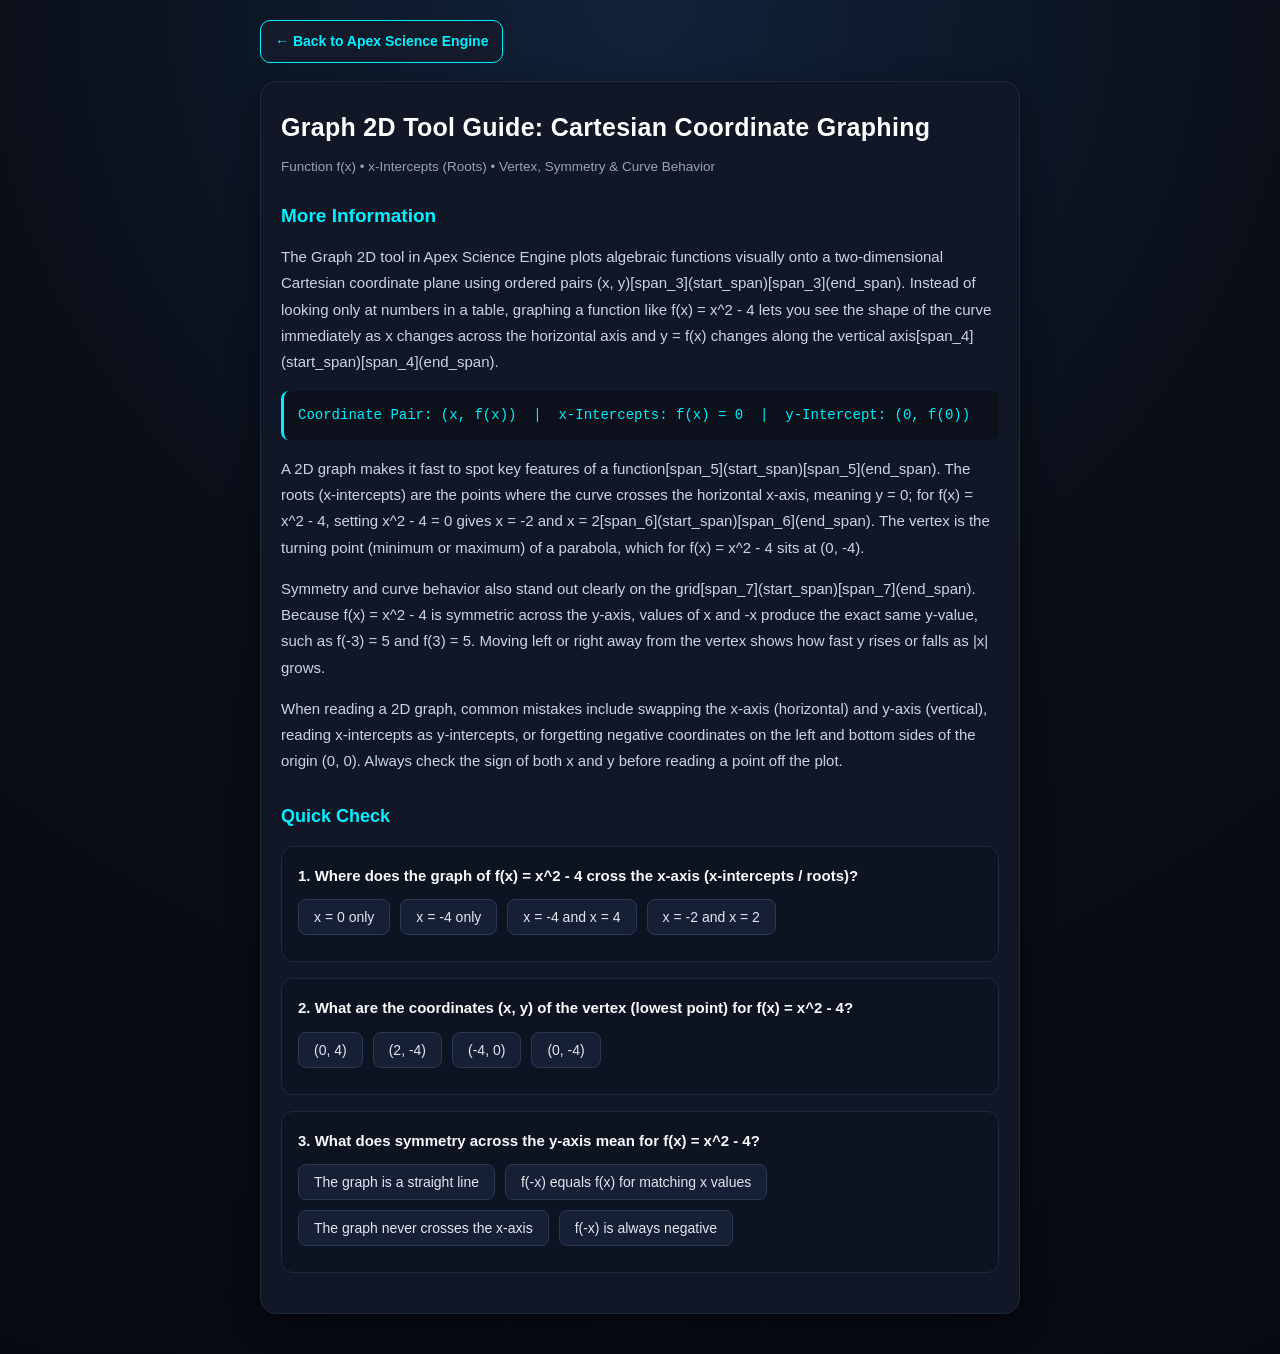
<file: guides/graph-2d.html>
<!DOCTYPE html>
<html lang="en">
<head>
  <meta charset="UTF-8" />
  <meta name="viewport" content="width=device-width, initial-scale=1.0" />
  <title>Graph 2D Tool Guide - More Information & Practice</title>
  <style>
    * {
      box-sizing: border-box;
    }
    body {
      font-family: 'Segoe UI', Roboto, Arial, sans-serif;
      line-height: 1.75;
      margin: 0;
      padding: 20px 16px 40px;
      background: radial-gradient(circle at top, #11223a 0%, #0a0e17 45%, #070a12 100%);
      color: #e2e8f0;
      min-height: 100vh;
    }
    .container {
      max-width: 760px;
      margin: 0 auto;
    }
    .back-link {
      display: inline-flex;
      align-items: center;
      gap: 6px;
      margin-bottom: 18px;
      padding: 8px 14px;
      background-color: #131a29;
      border: 1px solid #24324d;
      border-radius: 10px;
      color: #00d4ff;
      text-decoration: none;
      font-size: 14px;
      font-weight: 600;
      transition: 0.2s ease;
    }
    .back-link:hover {
      border-color: #00d4ff;
      box-shadow: 0 0 12px rgba(0, 212, 255, 0.25);
    }
    .main-card {
      background-color: #111726;
      border: 1px solid #1e293b;
      border-radius: 16px;
      padding: 24px 20px;
      box-shadow: 0 10px 30px rgba(0, 0, 0, 0.45);
    }
    h1 {
      font-size: 25px;
      margin: 0 0 6px 0;
      color: #ffffff;
      letter-spacing: 0.3px;
    }
    .subtitle {
      font-size: 13.5px;
      color: #94a3b8;
      margin-bottom: 20px;
    }
    h2.more-info-heading {
      font-size: 19px;
      margin: 18px 0 12px 0;
      color: #00d4ff;
      font-weight: 700;
    }
    h3 {
      font-size: 18px;
      margin: 26px 0 14px 0;
      color: #00d4ff;
    }
    p {
      margin: 0 0 15px 0;
      color: #cbd5e1;
      font-size: 15px;
    }
    .formula-strip {
      background-color: #0b101b;
      border-left: 3px solid #00d4ff;
      padding: 12px 14px;
      border-radius: 8px;
      margin: 16px 0;
      font-family: monospace;
      font-size: 14px;
      color: #38bdf8;
    }
    .quiz-section {
      margin-top: 24px;
    }
    .question-block {
      background-color: #0d1320;
      border: 1px solid #1e293b;
      border-radius: 12px;
      padding: 16px;
      margin-bottom: 16px;
    }
    .question-block p {
      color: #f8fafc;
      margin-bottom: 10px;
    }
    .options {
      display: flex;
      flex-wrap: wrap;
      gap: 10px;
      margin-top: 8px;
    }
    button.opt-btn {
      padding: 9px 15px;
      border: 1px solid #2a3954;
      background-color: #161f33;
      color: #e2e8f0;
      border-radius: 8px;
      cursor: pointer;
      font-size: 14px;
      font-weight: 500;
      transition: 0.2s ease;
    }
    button.opt-btn:hover:not(:disabled) {
      border-color: #00d4ff;
      color: #00d4ff;
      background-color: #1a2740;
    }
    button.opt-btn:disabled {
      cursor: default;
      opacity: 0.55;
    }
    button.opt-btn.solved-choice {
      border-color: #10b981;
      background: linear-gradient(90deg, rgba(16, 185, 129, 0.2), rgba(0, 212, 255, 0.15));
      color: #34d399;
      opacity: 1;
      font-weight: 700;
    }
    .feedback {
      margin-top: 10px;
      font-size: 13.8px;
      font-weight: 500;
      line-height: 1.5;
    }
    .correct {
      color: #34d399;
    }
    .wrong {
      color: #f87171;
    }
  </style>
</head>
<body>
  <div class="container">
    <a class="back-link" href="../index.html">&larr; Back to Apex Science Engine</a>

    <div class="main-card">
      <h1>Graph 2D Tool Guide: Cartesian Coordinate Graphing</h1>
      <div class="subtitle">Function f(x) &bull; x-Intercepts (Roots) &bull; Vertex, Symmetry &amp; Curve Behavior</div>

      <h2 class="more-info-heading">More Information</h2>

      <p>
        The Graph 2D tool in Apex Science Engine plots algebraic functions visually onto a two-dimensional Cartesian coordinate plane using ordered pairs (x, y)[span_3](start_span)[span_3](end_span). Instead of looking only at numbers in a table, graphing a function like f(x) = x^2 - 4 lets you see the shape of the curve immediately as x changes across the horizontal axis and y = f(x) changes along the vertical axis[span_4](start_span)[span_4](end_span).
      </p>

      <div class="formula-strip">
        Coordinate Pair: (x, f(x)) &nbsp;|&nbsp; x-Intercepts: f(x) = 0 &nbsp;|&nbsp; y-Intercept: (0, f(0))
      </div>

      <p>
        A 2D graph makes it fast to spot key features of a function[span_5](start_span)[span_5](end_span). The roots (x-intercepts) are the points where the curve crosses the horizontal x-axis, meaning y = 0; for f(x) = x^2 - 4, setting x^2 - 4 = 0 gives x = -2 and x = 2[span_6](start_span)[span_6](end_span). The vertex is the turning point (minimum or maximum) of a parabola, which for f(x) = x^2 - 4 sits at (0, -4).
      </p>

      <p>
        Symmetry and curve behavior also stand out clearly on the grid[span_7](start_span)[span_7](end_span). Because f(x) = x^2 - 4 is symmetric across the y-axis, values of x and -x produce the exact same y-value, such as f(-3) = 5 and f(3) = 5. Moving left or right away from the vertex shows how fast y rises or falls as |x| grows.
      </p>

      <p>
        When reading a 2D graph, common mistakes include swapping the x-axis (horizontal) and y-axis (vertical), reading x-intercepts as y-intercepts, or forgetting negative coordinates on the left and bottom sides of the origin (0, 0). Always check the sign of both x and y before reading a point off the plot.
      </p>

      <div class="quiz-section">
        <h3>Quick Check</h3>

        <!-- Question 1 -->
        <div class="question-block" id="q1">
          <p><strong>1. Where does the graph of f(x) = x^2 - 4 cross the x-axis (x-intercepts / roots)?</strong></p>
          <div class="options">
            <button class="opt-btn" onclick="answerQuestion(1, 'pm2', this)">x = -2 and x = 2</button>
            <button class="opt-btn" onclick="answerQuestion(1, 'm4', this)">x = -4 only</button>
            <button class="opt-btn" onclick="answerQuestion(1, 'pm4', this)">x = -4 and x = 4</button>
            <button class="opt-btn" onclick="answerQuestion(1, 'zero', this)">x = 0 only</button>
          </div>
          <div class="feedback" id="fb1"></div>
        </div>

        <!-- Question 2 -->
        <div class="question-block" id="q2">
          <p><strong>2. What are the coordinates (x, y) of the vertex (lowest point) for f(x) = x^2 - 4?</strong></p>
          <div class="options">
            <button class="opt-btn" onclick="answerQuestion(2, '0,-4', this)">(0, -4)</button>
            <button class="opt-btn" onclick="answerQuestion(2, '-4,0', this)">(-4, 0)</button>
            <button class="opt-btn" onclick="answerQuestion(2, '0,4', this)">(0, 4)</button>
            <button class="opt-btn" onclick="answerQuestion(2, '2,-4', this)">(2, -4)</button>
          </div>
          <div class="feedback" id="fb2"></div>
        </div>

        <!-- Question 3 -->
        <div class="question-block" id="q3">
          <p><strong>3. What does symmetry across the y-axis mean for f(x) = x^2 - 4?</strong></p>
          <div class="options">
            <button class="opt-btn" onclick="answerQuestion(3, 'same_y', this)">f(-x) equals f(x) for matching x values</button>
            <button class="opt-btn" onclick="answerQuestion(3, 'opp_y', this)">f(-x) is always negative</button>
            <button class="opt-btn" onclick="answerQuestion(3, 'no_roots', this)">The graph never crosses the x-axis</button>
            <button class="opt-btn" onclick="answerQuestion(3, 'straight_line', this)">The graph is a straight line</button>
          </div>
          <div class="feedback" id="fb3"></div>
        </div>
      </div>
    </div>
  </div>

  <script>
(function syncGuideNeonTheme() {
    const savedColor = localStorage.getItem('apexNeonColor');
    if (!savedColor) return;

    document.documentElement.style.setProperty('--accent', savedColor);

    const backLink = document.querySelector('.back-link');
    if (backLink) {
        backLink.style.color = savedColor;
        backLink.style.borderColor = savedColor;
    }

    document.querySelectorAll('h2.more-info-heading, h3, .formula-strip').forEach((el) => {
        if (el.classList.contains('formula-strip')) {
            el.style.borderLeftColor = savedColor;
            el.style.color = savedColor;
        } else {
            el.style.color = savedColor;
        }
    });
})();

    const lockedQuestions = {};

    const reasons = {
      1: {
        correct: "pm2",
        okText: "Correct! Setting x² - 4 = 0 gives x² = 4, so the x-intercepts are x = -2 and x = 2.",
        wrong: {
          "m4": "Wrong: -4 is the y-value at x = 0 (the y-intercept), not the x-intercepts.",
          "pm4": "Wrong: Taking the square root of 4 gives ±2, not ±4.",
          "zero": "Wrong: At x = 0, f(0) = -4, which is on the y-axis rather than the x-axis."
        }
      },
      2: {
        correct: "0,-4",
        okText: "Correct! Since x² ≥ 0, the minimum value occurs at x = 0 where f(0) = -4, giving vertex (0, -4).",
        wrong: {
          "-4,0": "Wrong: Coordinates are written (x, y); at x = -4, y = (-4)² - 4 = 12, not 0.",
          "0,4": "Wrong: At x = 0, 0² - 4 equals -4, not +4.",
          "2,-4": "Wrong: At x = 2, f(2) = 2² - 4 = 0, so (2, -4) is not on the curve."
        }
      },
      3: {
        correct: "same_y",
        okText: "Correct! Because (-x)² = x², f(-x) = f(x), making the left and right halves mirror each other across the y-axis.",
        wrong: {
          "opp_y": "Wrong: For x > 3 or x < -3, f(x) is positive (for example f(3) = f(-3) = 5).",
          "no_roots": "Wrong: f(x) = x² - 4 crosses the x-axis at x = -2 and x = 2.",
          "straight_line": "Wrong: A degree-2 function x² - 4 forms a U-shaped parabola, not a straight line."
        }
      }
    };

    function answerQuestion(qNum, choice, btnEl) {
      if (lockedQuestions[qNum]) return;

      const qData = reasons[qNum];
      const fb = document.getElementById("fb" + qNum);
      const block = document.getElementById("q" + qNum);
      const buttons = block.querySelectorAll("button.opt-btn");

      if (choice === qData.correct) {
        lockedQuestions[qNum] = true;
        fb.className = "feedback correct";
        fb.textContent = qData.okText;

        buttons.forEach((btn) => {
          btn.disabled = true;
          if (btn === btnEl) {
            btn.classList.add("solved-choice");
          }
        });
      } else {
        fb.className = "feedback wrong";
        fb.textContent = qData.wrong[choice] || "Wrong: Check the graph features and try again.";
      }
    }
document.querySelectorAll(".question-block .options").forEach((optBox) => {
  const btns = Array.from(optBox.children);
  for (let i = btns.length - 1; i > 0; i--) {
    const j = Math.floor(Math.random() * (i + 1));
    optBox.appendChild(btns[j]);
  }
});

  </script>
</body>
</html>
</file>
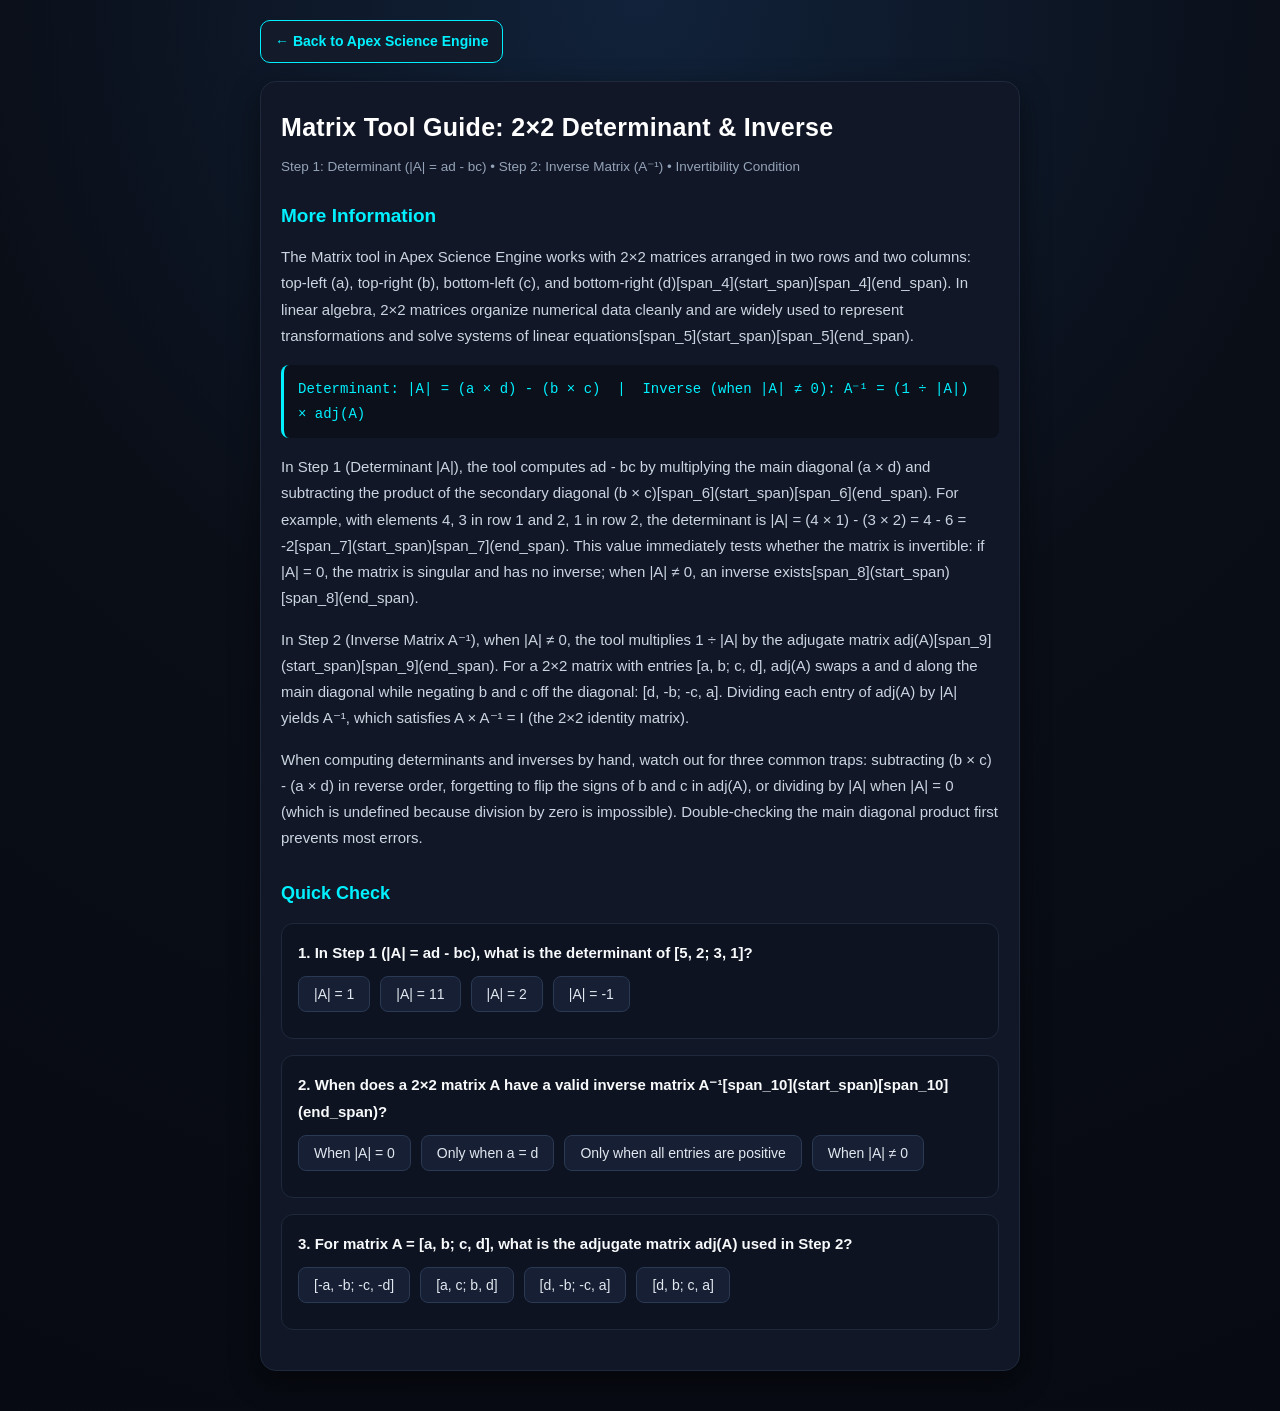
<file: guides/matrix.html>
<!DOCTYPE html>
<html lang="en">
<head>
  <meta charset="UTF-8" />
  <meta name="viewport" content="width=device-width, initial-scale=1.0" />
  <title>Matrix Tool Guide - More Information & Practice</title>
  <style>
    * {
      box-sizing: border-box;
    }
    body {
      font-family: 'Segoe UI', Roboto, Arial, sans-serif;
      line-height: 1.75;
      margin: 0;
      padding: 20px 16px 40px;
      background: radial-gradient(circle at top, #11223a 0%, #0a0e17 45%, #070a12 100%);
      color: #e2e8f0;
      min-height: 100vh;
    }
    .container {
      max-width: 760px;
      margin: 0 auto;
    }
    .back-link {
      display: inline-flex;
      align-items: center;
      gap: 6px;
      margin-bottom: 18px;
      padding: 8px 14px;
      background-color: #131a29;
      border: 1px solid #24324d;
      border-radius: 10px;
      color: #00d4ff;
      text-decoration: none;
      font-size: 14px;
      font-weight: 600;
      transition: 0.2s ease;
    }
    .back-link:hover {
      border-color: #00d4ff;
      box-shadow: 0 0 12px rgba(0, 212, 255, 0.25);
    }
    .main-card {
      background-color: #111726;
      border: 1px solid #1e293b;
      border-radius: 16px;
      padding: 24px 20px;
      box-shadow: 0 10px 30px rgba(0, 0, 0, 0.45);
    }
    h1 {
      font-size: 25px;
      margin: 0 0 6px 0;
      color: #ffffff;
      letter-spacing: 0.3px;
    }
    .subtitle {
      font-size: 13.5px;
      color: #94a3b8;
      margin-bottom: 20px;
    }
    h2.more-info-heading {
      font-size: 19px;
      margin: 18px 0 12px 0;
      color: #00d4ff;
      font-weight: 700;
    }
    h3 {
      font-size: 18px;
      margin: 26px 0 14px 0;
      color: #00d4ff;
    }
    p {
      margin: 0 0 15px 0;
      color: #cbd5e1;
      font-size: 15px;
    }
    .formula-strip {
      background-color: #0b101b;
      border-left: 3px solid #00d4ff;
      padding: 12px 14px;
      border-radius: 8px;
      margin: 16px 0;
      font-family: monospace;
      font-size: 14px;
      color: #38bdf8;
    }
    .quiz-section {
      margin-top: 24px;
    }
    .question-block {
      background-color: #0d1320;
      border: 1px solid #1e293b;
      border-radius: 12px;
      padding: 16px;
      margin-bottom: 16px;
    }
    .question-block p {
      color: #f8fafc;
      margin-bottom: 10px;
    }
    .options {
      display: flex;
      flex-wrap: wrap;
      gap: 10px;
      margin-top: 8px;
    }
    button.opt-btn {
      padding: 9px 15px;
      border: 1px solid #2a3954;
      background-color: #161f33;
      color: #e2e8f0;
      border-radius: 8px;
      cursor: pointer;
      font-size: 14px;
      font-weight: 500;
      transition: 0.2s ease;
    }
    button.opt-btn:hover:not(:disabled) {
      border-color: #00d4ff;
      color: #00d4ff;
      background-color: #1a2740;
    }
    button.opt-btn:disabled {
      cursor: default;
      opacity: 0.55;
    }
    button.opt-btn.solved-choice {
      border-color: #10b981;
      background: linear-gradient(90deg, rgba(16, 185, 129, 0.2), rgba(0, 212, 255, 0.15));
      color: #34d399;
      opacity: 1;
      font-weight: 700;
    }
    .feedback {
      margin-top: 10px;
      font-size: 13.8px;
      font-weight: 500;
      line-height: 1.5;
    }
    .correct {
      color: #34d399;
    }
    .wrong {
      color: #f87171;
    }
  </style>
</head>
<body>
  <div class="container">
    <a class="back-link" href="../index.html">&larr; Back to Apex Science Engine</a>

    <div class="main-card">
      <h1>Matrix Tool Guide: 2&times;2 Determinant &amp; Inverse</h1>
      <div class="subtitle">Step 1: Determinant (|A| = ad - bc) &bull; Step 2: Inverse Matrix (A&#8315;&sup1;) &bull; Invertibility Condition</div>

      <h2 class="more-info-heading">More Information</h2>

      <p>
        The Matrix tool in Apex Science Engine works with 2&times;2 matrices arranged in two rows and two columns: top-left (a), top-right (b), bottom-left (c), and bottom-right (d)[span_4](start_span)[span_4](end_span). In linear algebra, 2&times;2 matrices organize numerical data cleanly and are widely used to represent transformations and solve systems of linear equations[span_5](start_span)[span_5](end_span).
      </p>

      <div class="formula-strip">
        Determinant: |A| = (a &times; d) - (b &times; c) &nbsp;|&nbsp; Inverse (when |A| &ne; 0): A&#8315;&sup1; = (1 &divide; |A|) &times; adj(A)
      </div>

      <p>
        In Step 1 (Determinant |A|), the tool computes ad - bc by multiplying the main diagonal (a &times; d) and subtracting the product of the secondary diagonal (b &times; c)[span_6](start_span)[span_6](end_span). For example, with elements 4, 3 in row 1 and 2, 1 in row 2, the determinant is |A| = (4 &times; 1) - (3 &times; 2) = 4 - 6 = -2[span_7](start_span)[span_7](end_span). This value immediately tests whether the matrix is invertible: if |A| = 0, the matrix is singular and has no inverse; when |A| &ne; 0, an inverse exists[span_8](start_span)[span_8](end_span).
      </p>

      <p>
        In Step 2 (Inverse Matrix A&#8315;&sup1;), when |A| &ne; 0, the tool multiplies 1 &divide; |A| by the adjugate matrix adj(A)[span_9](start_span)[span_9](end_span). For a 2&times;2 matrix with entries [a, b; c, d], adj(A) swaps a and d along the main diagonal while negating b and c off the diagonal: [d, -b; -c, a]. Dividing each entry of adj(A) by |A| yields A&#8315;&sup1;, which satisfies A &times; A&#8315;&sup1; = I (the 2&times;2 identity matrix).
      </p>

      <p>
        When computing determinants and inverses by hand, watch out for three common traps: subtracting (b &times; c) - (a &times; d) in reverse order, forgetting to flip the signs of b and c in adj(A), or dividing by |A| when |A| = 0 (which is undefined because division by zero is impossible). Double-checking the main diagonal product first prevents most errors.
      </p>

      <div class="quiz-section">
        <h3>Quick Check</h3>

        <!-- Question 1 -->
        <div class="question-block" id="q1">
          <p><strong>1. In Step 1 (|A| = ad - bc), what is the determinant of [5, 2; 3, 1]?</strong></p>
          <div class="options">
            <button class="opt-btn" onclick="answerQuestion(1, '-1', this)">|A| = -1</button>
            <button class="opt-btn" onclick="answerQuestion(1, '1', this)">|A| = 1</button>
            <button class="opt-btn" onclick="answerQuestion(1, '11', this)">|A| = 11</button>
            <button class="opt-btn" onclick="answerQuestion(1, '2', this)">|A| = 2</button>
          </div>
          <div class="feedback" id="fb1"></div>
        </div>

        <!-- Question 2 -->
        <div class="question-block" id="q2">
          <p><strong>2. When does a 2&times;2 matrix A have a valid inverse matrix A&#8315;&sup1;[span_10](start_span)[span_10](end_span)?</strong></p>
          <div class="options">
            <button class="opt-btn" onclick="answerQuestion(2, 'det_nonzero', this)">When |A| &ne; 0</button>
            <button class="opt-btn" onclick="answerQuestion(2, 'det_zero', this)">When |A| = 0</button>
            <button class="opt-btn" onclick="answerQuestion(2, 'all_pos', this)">Only when all entries are positive</button>
            <button class="opt-btn" onclick="answerQuestion(2, 'a_eq_d', this)">Only when a = d</button>
          </div>
          <div class="feedback" id="fb2"></div>
        </div>

        <!-- Question 3 -->
        <div class="question-block" id="q3">
          <p><strong>3. For matrix A = [a, b; c, d], what is the adjugate matrix adj(A) used in Step 2?</strong></p>
          <div class="options">
            <button class="opt-btn" onclick="answerQuestion(3, 'swap_neg', this)">[d, -b; -c, a]</button>
            <button class="opt-btn" onclick="answerQuestion(3, 'swap_only', this)">[d, b; c, a]</button>
            <button class="opt-btn" onclick="answerQuestion(3, 'neg_all', this)">[-a, -b; -c, -d]</button>
            <button class="opt-btn" onclick="answerQuestion(3, 'transpose', this)">[a, c; b, d]</button>
          </div>
          <div class="feedback" id="fb3"></div>
        </div>
      </div>
    </div>
  </div>

  <script>
(function syncGuideNeonTheme() {
    const savedColor = localStorage.getItem('apexNeonColor');
    if (!savedColor) return;

    document.documentElement.style.setProperty('--accent', savedColor);

    const backLink = document.querySelector('.back-link');
    if (backLink) {
        backLink.style.color = savedColor;
        backLink.style.borderColor = savedColor;
    }

    document.querySelectorAll('h2.more-info-heading, h3, .formula-strip').forEach((el) => {
        if (el.classList.contains('formula-strip')) {
            el.style.borderLeftColor = savedColor;
            el.style.color = savedColor;
        } else {
            el.style.color = savedColor;
        }
    });
})();

    const lockedQuestions = {};

    const reasons = {
      1: {
        correct: "-1",
        okText: "Correct! |A| = (a × d) - (b × c) = (5 × 1) - (2 × 3) = 5 - 6 = -1.",
        wrong: {
          "1": "Wrong: You subtracted (bc - ad) in reverse order (6 - 5 = 1) instead of (ad - bc) = (5 - 6 = -1).",
          "11": "Wrong: You added (5 + 6 = 11) instead of subtracting (b × c) from (a × d).",
          "2": "Wrong: Check the products—(5 × 1) is 5 and (2 × 3) is 6, so 5 - 6 = -1."
        }
      },
      2: {
        correct: "det_nonzero",
        okText: "Correct! Since A⁻¹ uses (1 ÷ |A|), the determinant |A| must not equal zero (|A| ≠ 0) to avoid division by zero.",
        wrong: {
          "det_zero": "Wrong: If |A| = 0, dividing by |A| is undefined and the matrix has no inverse.",
          "all_pos": "Wrong: A matrix with negative entries can still be invertible as long as |A| ≠ 0.",
          "a_eq_d": "Wrong: Invertibility depends on |A| = ad - bc ≠ 0, not on whether a equals d."
        }
      },
      3: {
        correct: "swap_neg",
        okText: "Correct! adj(A) swaps a and d on the main diagonal and changes the signs of b and c to -b and -c: [d, -b; -c, a].",
        wrong: {
          "swap_only": "Wrong: You swapped a and d, but forgot to negate b and c (-b and -c).",
          "neg_all": "Wrong: adj(A) swaps a and d and negates only b and c, rather than negating all four entries.",
          "transpose": "Wrong: [a, c; b, d] is the transpose of A, not adj(A)."
        }
      }
    };

    function answerQuestion(qNum, choice, btnEl) {
      if (lockedQuestions[qNum]) return;

      const qData = reasons[qNum];
      const fb = document.getElementById("fb" + qNum);
      const block = document.getElementById("q" + qNum);
      const buttons = block.querySelectorAll("button.opt-btn");

      if (choice === qData.correct) {
        lockedQuestions[qNum] = true;
        fb.className = "feedback correct";
        fb.textContent = qData.okText;

        buttons.forEach((btn) => {
          btn.disabled = true;
          if (btn === btnEl) {
            btn.classList.add("solved-choice");
          }
        });
      } else {
        fb.className = "feedback wrong";
        fb.textContent = qData.wrong[choice] || "Wrong: Review the matrix formula and try again.";
      }
    }
document.querySelectorAll(".question-block .options").forEach((optBox) => {
  const btns = Array.from(optBox.children);
  for (let i = btns.length - 1; i > 0; i--) {
    const j = Math.floor(Math.random() * (i + 1));
    optBox.appendChild(btns[j]);
  }
});

  </script>
</body>
</html>
</file>
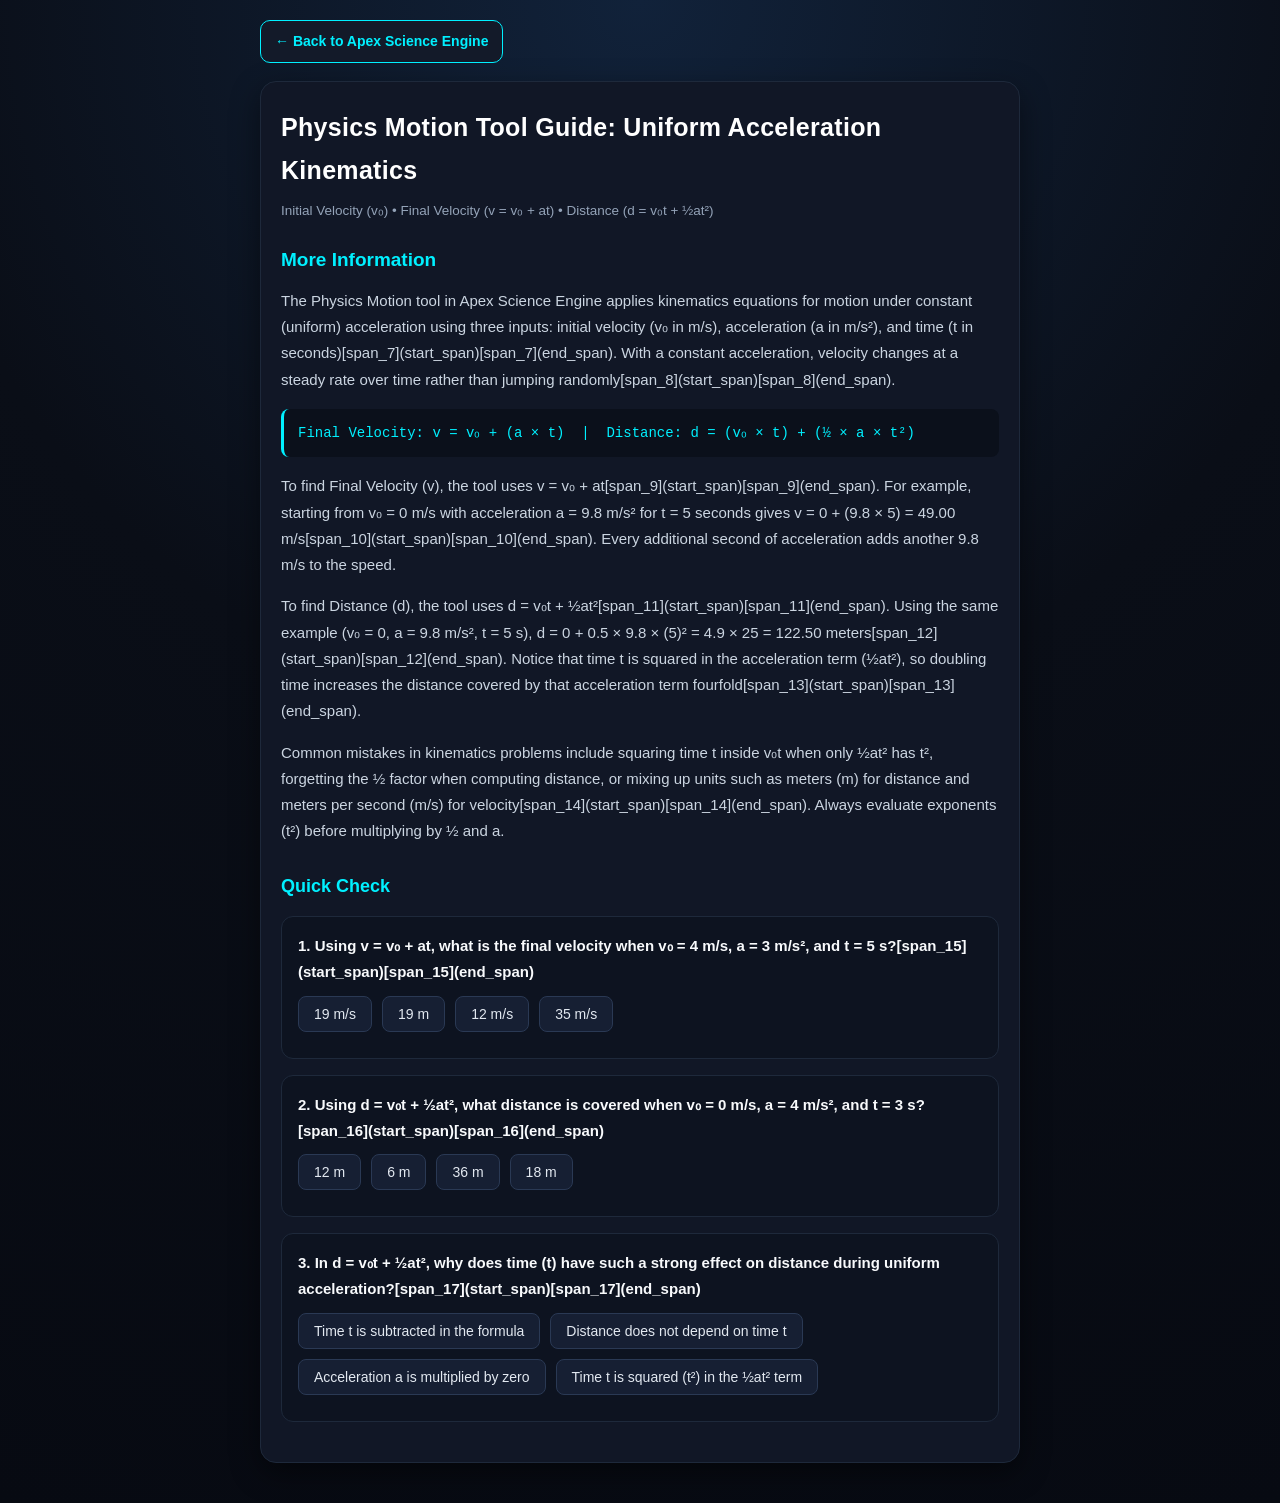
<file: guides/physics-motion.html>
<!DOCTYPE html>
<html lang="en">
<head>
  <meta charset="UTF-8" />
  <meta name="viewport" content="width=device-width, initial-scale=1.0" />
  <title>Physics Motion Tool Guide - More Information & Practice</title>
  <style>
    * {
      box-sizing: border-box;
    }
    body {
      font-family: 'Segoe UI', Roboto, Arial, sans-serif;
      line-height: 1.75;
      margin: 0;
      padding: 20px 16px 40px;
      background: radial-gradient(circle at top, #11223a 0%, #0a0e17 45%, #070a12 100%);
      color: #e2e8f0;
      min-height: 100vh;
    }
    .container {
      max-width: 760px;
      margin: 0 auto;
    }
    .back-link {
      display: inline-flex;
      align-items: center;
      gap: 6px;
      margin-bottom: 18px;
      padding: 8px 14px;
      background-color: #131a29;
      border: 1px solid #24324d;
      border-radius: 10px;
      color: #00d4ff;
      text-decoration: none;
      font-size: 14px;
      font-weight: 600;
      transition: 0.2s ease;
    }
    .back-link:hover {
      border-color: #00d4ff;
      box-shadow: 0 0 12px rgba(0, 212, 255, 0.25);
    }
    .main-card {
      background-color: #111726;
      border: 1px solid #1e293b;
      border-radius: 16px;
      padding: 24px 20px;
      box-shadow: 0 10px 30px rgba(0, 0, 0, 0.45);
    }
    h1 {
      font-size: 25px;
      margin: 0 0 6px 0;
      color: #ffffff;
      letter-spacing: 0.3px;
    }
    .subtitle {
      font-size: 13.5px;
      color: #94a3b8;
      margin-bottom: 20px;
    }
    h2.more-info-heading {
      font-size: 19px;
      margin: 18px 0 12px 0;
      color: #00d4ff;
      font-weight: 700;
    }
    h3 {
      font-size: 18px;
      margin: 26px 0 14px 0;
      color: #00d4ff;
    }
    p {
      margin: 0 0 15px 0;
      color: #cbd5e1;
      font-size: 15px;
    }
    .formula-strip {
      background-color: #0b101b;
      border-left: 3px solid #00d4ff;
      padding: 12px 14px;
      border-radius: 8px;
      margin: 16px 0;
      font-family: monospace;
      font-size: 14px;
      color: #38bdf8;
    }
    .quiz-section {
      margin-top: 24px;
    }
    .question-block {
      background-color: #0d1320;
      border: 1px solid #1e293b;
      border-radius: 12px;
      padding: 16px;
      margin-bottom: 16px;
    }
    .question-block p {
      color: #f8fafc;
      margin-bottom: 10px;
    }
    .options {
      display: flex;
      flex-wrap: wrap;
      gap: 10px;
      margin-top: 8px;
    }
    button.opt-btn {
      padding: 9px 15px;
      border: 1px solid #2a3954;
      background-color: #161f33;
      color: #e2e8f0;
      border-radius: 8px;
      cursor: pointer;
      font-size: 14px;
      font-weight: 500;
      transition: 0.2s ease;
    }
    button.opt-btn:hover:not(:disabled) {
      border-color: #00d4ff;
      color: #00d4ff;
      background-color: #1a2740;
    }
    button.opt-btn:disabled {
      cursor: default;
      opacity: 0.55;
    }
    button.opt-btn.solved-choice {
      border-color: #10b981;
      background: linear-gradient(90deg, rgba(16, 185, 129, 0.2), rgba(0, 212, 255, 0.15));
      color: #34d399;
      opacity: 1;
      font-weight: 700;
    }
    .feedback {
      margin-top: 10px;
      font-size: 13.8px;
      font-weight: 500;
      line-height: 1.5;
    }
    .correct {
      color: #34d399;
    }
    .wrong {
      color: #f87171;
    }
  </style>
</head>
<body>
  <div class="container">
    <a class="back-link" href="../index.html">&larr; Back to Apex Science Engine</a>

    <div class="main-card">
      <h1>Physics Motion Tool Guide: Uniform Acceleration Kinematics</h1>
      <div class="subtitle">Initial Velocity (v&#8320;) &bull; Final Velocity (v = v&#8320; + at) &bull; Distance (d = v&#8320;t + &frac12;at&sup2;)</div>

      <h2 class="more-info-heading">More Information</h2>

      <p>
        The Physics Motion tool in Apex Science Engine applies kinematics equations for motion under constant (uniform) acceleration using three inputs: initial velocity (v&#8320; in m/s), acceleration (a in m/s&sup2;), and time (t in seconds)[span_7](start_span)[span_7](end_span). With a constant acceleration, velocity changes at a steady rate over time rather than jumping randomly[span_8](start_span)[span_8](end_span).
      </p>

      <div class="formula-strip">
        Final Velocity: v = v&#8320; + (a &times; t) &nbsp;|&nbsp; Distance: d = (v&#8320; &times; t) + (&frac12; &times; a &times; t&sup2;)
      </div>

      <p>
        To find Final Velocity (v), the tool uses v = v&#8320; + at[span_9](start_span)[span_9](end_span). For example, starting from v&#8320; = 0 m/s with acceleration a = 9.8 m/s&sup2; for t = 5 seconds gives v = 0 + (9.8 &times; 5) = 49.00 m/s[span_10](start_span)[span_10](end_span). Every additional second of acceleration adds another 9.8 m/s to the speed.
      </p>

      <p>
        To find Distance (d), the tool uses d = v&#8320;t + &frac12;at&sup2;[span_11](start_span)[span_11](end_span). Using the same example (v&#8320; = 0, a = 9.8 m/s&sup2;, t = 5 s), d = 0 + 0.5 &times; 9.8 &times; (5)&sup2; = 4.9 &times; 25 = 122.50 meters[span_12](start_span)[span_12](end_span). Notice that time t is squared in the acceleration term (&frac12;at&sup2;), so doubling time increases the distance covered by that acceleration term fourfold[span_13](start_span)[span_13](end_span).
      </p>

      <p>
        Common mistakes in kinematics problems include squaring time t inside v&#8320;t when only &frac12;at&sup2; has t&sup2;, forgetting the &frac12; factor when computing distance, or mixing up units such as meters (m) for distance and meters per second (m/s) for velocity[span_14](start_span)[span_14](end_span). Always evaluate exponents (t&sup2;) before multiplying by &frac12; and a.
      </p>

      <div class="quiz-section">
        <h3>Quick Check</h3>

        <!-- Question 1 -->
        <div class="question-block" id="q1">
          <p><strong>1. Using v = v&#8320; + at, what is the final velocity when v&#8320; = 4 m/s, a = 3 m/s&sup2;, and t = 5 s?[span_15](start_span)[span_15](end_span)</strong></p>
          <div class="options">
            <button class="opt-btn" onclick="answerQuestion(1, '19ms', this)">19 m/s</button>
            <button class="opt-btn" onclick="answerQuestion(1, '35ms', this)">35 m/s</button>
            <button class="opt-btn" onclick="answerQuestion(1, '12ms', this)">12 m/s</button>
            <button class="opt-btn" onclick="answerQuestion(1, '19m', this)">19 m</button>
          </div>
          <div class="feedback" id="fb1"></div>
        </div>

        <!-- Question 2 -->
        <div class="question-block" id="q2">
          <p><strong>2. Using d = v&#8320;t + &frac12;at&sup2;, what distance is covered when v&#8320; = 0 m/s, a = 4 m/s&sup2;, and t = 3 s?[span_16](start_span)[span_16](end_span)</strong></p>
          <div class="options">
            <button class="opt-btn" onclick="answerQuestion(2, '18m', this)">18 m</button>
            <button class="opt-btn" onclick="answerQuestion(2, '36m', this)">36 m</button>
            <button class="opt-btn" onclick="answerQuestion(2, '12m', this)">12 m</button>
            <button class="opt-btn" onclick="answerQuestion(2, '6m', this)">6 m</button>
          </div>
          <div class="feedback" id="fb2"></div>
        </div>

        <!-- Question 3 -->
        <div class="question-block" id="q3">
          <p><strong>3. In d = v&#8320;t + &frac12;at&sup2;, why does time (t) have such a strong effect on distance during uniform acceleration?[span_17](start_span)[span_17](end_span)</strong></p>
          <div class="options">
            <button class="opt-btn" onclick="answerQuestion(3, 't_squared', this)">Time t is squared (t&sup2;) in the &frac12;at&sup2; term</button>
            <button class="opt-btn" onclick="answerQuestion(3, 't_neg', this)">Time t is subtracted in the formula</button>
            <button class="opt-btn" onclick="answerQuestion(3, 'a_zero', this)">Acceleration a is multiplied by zero</button>
            <button class="opt-btn" onclick="answerQuestion(3, 'no_time', this)">Distance does not depend on time t</button>
          </div>
          <div class="feedback" id="fb3"></div>
        </div>
      </div>
    </div>
  </div>

  <script>
(function syncGuideNeonTheme() {
    const savedColor = localStorage.getItem('apexNeonColor');
    if (!savedColor) return;

    document.documentElement.style.setProperty('--accent', savedColor);

    const backLink = document.querySelector('.back-link');
    if (backLink) {
        backLink.style.color = savedColor;
        backLink.style.borderColor = savedColor;
    }

    document.querySelectorAll('h2.more-info-heading, h3, .formula-strip').forEach((el) => {
        if (el.classList.contains('formula-strip')) {
            el.style.borderLeftColor = savedColor;
            el.style.color = savedColor;
        } else {
            el.style.color = savedColor;
        }
    });
})();

    const lockedQuestions = {};

    const reasons = {
      1: {
        correct: "19ms",
        okText: "Correct! v = v₀ + at = 4 + (3 × 5) = 4 + 15 = 19 m/s.",
        wrong: {
          "35ms": "Wrong: Remember order of operations—multiply (3 × 5 = 15) first, then add 4 to get 19 m/s, not (4 + 3) × 5.",
          "12ms": "Wrong: 12 is only (a × t) / ... wait—3 × 5 is 15, and you also need to add v₀ = 4 m/s to get 19 m/s.",
          "19m": "Wrong: The value 19 is right, but velocity is measured in m/s, not meters (m)."
        }
      },
      2: {
        correct: "18m",
        okText: "Correct! d = 0 + ½ × 4 × (3)² = 2 × 9 = 18 m.",
        wrong: {
          "36m": "Wrong: You computed 4 × 9 = 36, but forgot the ½ factor in ½at² (½ × 36 = 18 m).",
          "12m": "Wrong: You multiplied 4 × 3 = 12 without squaring t (3² = 9) or applying ½.",
          "6m": "Wrong: Check the exponent and ½ factor—½ × 4 × 3² equals 18 m."
        }
      },
      3: {
        correct: "t_squared",
        okText: "Correct! Because t is squared (t²) in ½at², increasing t multiplies the acceleration distance by t².",
        wrong: {
          "t_neg": "Wrong: Both terms in d = v₀t + ½at² are added together, not subtracted.",
          "a_zero": "Wrong: Acceleration a is multiplied by ½ and t², not zero.",
          "no_time": "Wrong: Time t appears directly in both v₀t and ½at², so distance strongly depends on t."
        }
      }
    };

    function answerQuestion(qNum, choice, btnEl) {
      if (lockedQuestions[qNum]) return;

      const qData = reasons[qNum];
      const fb = document.getElementById("fb" + qNum);
      const block = document.getElementById("q" + qNum);
      const buttons = block.querySelectorAll("button.opt-btn");

      if (choice === qData.correct) {
        lockedQuestions[qNum] = true;
        fb.className = "feedback correct";
        fb.textContent = qData.okText;

        buttons.forEach((btn) => {
          btn.disabled = true;
          if (btn === btnEl) {
            btn.classList.add("solved-choice");
          }
        });
      } else {
        fb.className = "feedback wrong";
        fb.textContent = qData.wrong[choice] || "Wrong: Check the kinematics formula and try again.";
      }
    }

    document.querySelectorAll(".question-block .options").forEach((optBox) => {
      const btns = Array.from(optBox.children);
      for (let i = btns.length - 1; i > 0; i--) {
        const j = Math.floor(Math.random() * (i + 1));
        optBox.appendChild(btns[j]);
      }
    });
  </script>
</body>
</html>
</file>
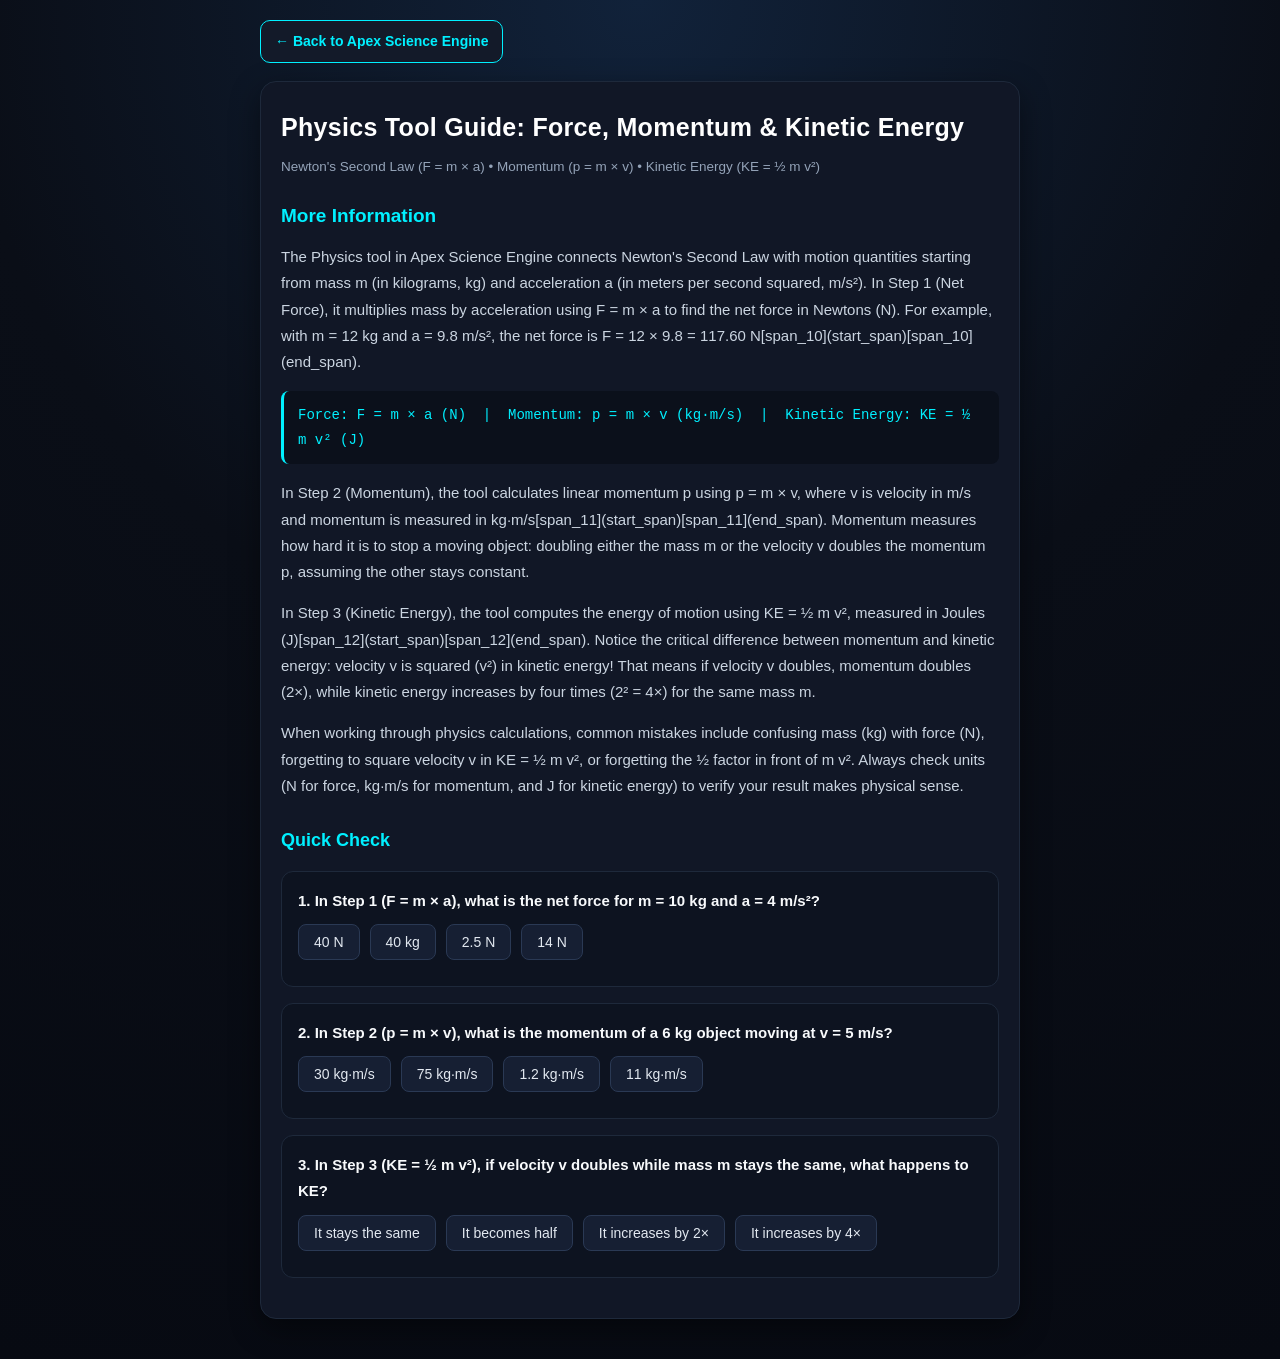
<file: guides/physics.html>
<!DOCTYPE html>
<html lang="en">
<head>
  <meta charset="UTF-8" />
  <meta name="viewport" content="width=device-width, initial-scale=1.0" />
  <title>Physics Tool Guide - More Information & Practice</title>
  <style>
    * {
      box-sizing: border-box;
    }
    body {
      font-family: 'Segoe UI', Roboto, Arial, sans-serif;
      line-height: 1.75;
      margin: 0;
      padding: 20px 16px 40px;
      background: radial-gradient(circle at top, #11223a 0%, #0a0e17 45%, #070a12 100%);
      color: #e2e8f0;
      min-height: 100vh;
    }
    .container {
      max-width: 760px;
      margin: 0 auto;
    }
    .back-link {
      display: inline-flex;
      align-items: center;
      gap: 6px;
      margin-bottom: 18px;
      padding: 8px 14px;
      background-color: #131a29;
      border: 1px solid #24324d;
      border-radius: 10px;
      color: #00d4ff;
      text-decoration: none;
      font-size: 14px;
      font-weight: 600;
      transition: 0.2s ease;
    }
    .back-link:hover {
      border-color: #00d4ff;
      box-shadow: 0 0 12px rgba(0, 212, 255, 0.25);
    }
    .main-card {
      background-color: #111726;
      border: 1px solid #1e293b;
      border-radius: 16px;
      padding: 24px 20px;
      box-shadow: 0 10px 30px rgba(0, 0, 0, 0.45);
    }
    h1 {
      font-size: 25px;
      margin: 0 0 6px 0;
      color: #ffffff;
      letter-spacing: 0.3px;
    }
    .subtitle {
      font-size: 13.5px;
      color: #94a3b8;
      margin-bottom: 20px;
    }
    h2.more-info-heading {
      font-size: 19px;
      margin: 18px 0 12px 0;
      color: #00d4ff;
      font-weight: 700;
    }
    h3 {
      font-size: 18px;
      margin: 26px 0 14px 0;
      color: #00d4ff;
    }
    p {
      margin: 0 0 15px 0;
      color: #cbd5e1;
      font-size: 15px;
    }
    .formula-strip {
      background-color: #0b101b;
      border-left: 3px solid #00d4ff;
      padding: 12px 14px;
      border-radius: 8px;
      margin: 16px 0;
      font-family: monospace;
      font-size: 14px;
      color: #38bdf8;
    }
    .quiz-section {
      margin-top: 24px;
    }
    .question-block {
      background-color: #0d1320;
      border: 1px solid #1e293b;
      border-radius: 12px;
      padding: 16px;
      margin-bottom: 16px;
    }
    .question-block p {
      color: #f8fafc;
      margin-bottom: 10px;
    }
    .options {
      display: flex;
      flex-wrap: wrap;
      gap: 10px;
      margin-top: 8px;
    }
    button.opt-btn {
      padding: 9px 15px;
      border: 1px solid #2a3954;
      background-color: #161f33;
      color: #e2e8f0;
      border-radius: 8px;
      cursor: pointer;
      font-size: 14px;
      font-weight: 500;
      transition: 0.2s ease;
    }
    button.opt-btn:hover:not(:disabled) {
      border-color: #00d4ff;
      color: #00d4ff;
      background-color: #1a2740;
    }
    button.opt-btn:disabled {
      cursor: default;
      opacity: 0.55;
    }
    button.opt-btn.solved-choice {
      border-color: #10b981;
      background: linear-gradient(90deg, rgba(16, 185, 129, 0.2), rgba(0, 212, 255, 0.15));
      color: #34d399;
      opacity: 1;
      font-weight: 700;
    }
    .feedback {
      margin-top: 10px;
      font-size: 13.8px;
      font-weight: 500;
      line-height: 1.5;
    }
    .correct {
      color: #34d399;
    }
    .wrong {
      color: #f87171;
    }
  </style>
</head>
<body>
  <div class="container">
    <a class="back-link" href="../index.html">&larr; Back to Apex Science Engine</a>

    <div class="main-card">
      <h1>Physics Tool Guide: Force, Momentum &amp; Kinetic Energy</h1>
      <div class="subtitle">Newton's Second Law (F = m &times; a) &bull; Momentum (p = m &times; v) &bull; Kinetic Energy (KE = &frac12; m v&sup2;)</div>

      <h2 class="more-info-heading">More Information</h2>

      <p>
        The Physics tool in Apex Science Engine connects Newton's Second Law with motion quantities starting from mass m (in kilograms, kg) and acceleration a (in meters per second squared, m/s&sup2;). In Step 1 (Net Force), it multiplies mass by acceleration using F = m &times; a to find the net force in Newtons (N). For example, with m = 12 kg and a = 9.8 m/s&sup2;, the net force is F = 12 &times; 9.8 = 117.60 N[span_10](start_span)[span_10](end_span).
      </p>

      <div class="formula-strip">
        Force: F = m &times; a (N) &nbsp;|&nbsp; Momentum: p = m &times; v (kg&middot;m/s) &nbsp;|&nbsp; Kinetic Energy: KE = &frac12; m v&sup2; (J)
      </div>

      <p>
        In Step 2 (Momentum), the tool calculates linear momentum p using p = m &times; v, where v is velocity in m/s and momentum is measured in kg&middot;m/s[span_11](start_span)[span_11](end_span). Momentum measures how hard it is to stop a moving object: doubling either the mass m or the velocity v doubles the momentum p, assuming the other stays constant.
      </p>

      <p>
        In Step 3 (Kinetic Energy), the tool computes the energy of motion using KE = &frac12; m v&sup2;, measured in Joules (J)[span_12](start_span)[span_12](end_span). Notice the critical difference between momentum and kinetic energy: velocity v is squared (v&sup2;) in kinetic energy! That means if velocity v doubles, momentum doubles (2&times;), while kinetic energy increases by four times (2&sup2; = 4&times;) for the same mass m.
      </p>

      <p>
        When working through physics calculations, common mistakes include confusing mass (kg) with force (N), forgetting to square velocity v in KE = &frac12; m v&sup2;, or forgetting the &frac12; factor in front of m v&sup2;. Always check units (N for force, kg&middot;m/s for momentum, and J for kinetic energy) to verify your result makes physical sense.
      </p>

      <div class="quiz-section">
        <h3>Quick Check</h3>

        <!-- Question 1 -->
        <div class="question-block" id="q1">
          <p><strong>1. In Step 1 (F = m &times; a), what is the net force for m = 10 kg and a = 4 m/s&sup2;?</strong></p>
          <div class="options">
            <button class="opt-btn" onclick="answerQuestion(1, '40N', this)">40 N</button>
            <button class="opt-btn" onclick="answerQuestion(1, '14N', this)">14 N</button>
            <button class="opt-btn" onclick="answerQuestion(1, '2.5N', this)">2.5 N</button>
            <button class="opt-btn" onclick="answerQuestion(1, '40kg', this)">40 kg</button>
          </div>
          <div class="feedback" id="fb1"></div>
        </div>

        <!-- Question 2 -->
        <div class="question-block" id="q2">
          <p><strong>2. In Step 2 (p = m &times; v), what is the momentum of a 6 kg object moving at v = 5 m/s?</strong></p>
          <div class="options">
            <button class="opt-btn" onclick="answerQuestion(2, '30', this)">30 kg&middot;m/s</button>
            <button class="opt-btn" onclick="answerQuestion(2, '11', this)">11 kg&middot;m/s</button>
            <button class="opt-btn" onclick="answerQuestion(2, '75', this)">75 kg&middot;m/s</button>
            <button class="opt-btn" onclick="answerQuestion(2, '1.2', this)">1.2 kg&middot;m/s</button>
          </div>
          <div class="feedback" id="fb2"></div>
        </div>

        <!-- Question 3 -->
        <div class="question-block" id="q3">
          <p><strong>3. In Step 3 (KE = &frac12; m v&sup2;), if velocity v doubles while mass m stays the same, what happens to KE?</strong></p>
          <div class="options">
            <button class="opt-btn" onclick="answerQuestion(3, '4x', this)">It increases by 4&times;</button>
            <button class="opt-btn" onclick="answerQuestion(3, '2x', this)">It increases by 2&times;</button>
            <button class="opt-btn" onclick="answerQuestion(3, 'same', this)">It stays the same</button>
            <button class="opt-btn" onclick="answerQuestion(3, 'half', this)">It becomes half</button>
          </div>
          <div class="feedback" id="fb3"></div>
        </div>
      </div>
    </div>
  </div>

  <script>
(function syncGuideNeonTheme() {
    const savedColor = localStorage.getItem('apexNeonColor');
    if (!savedColor) return;

    document.documentElement.style.setProperty('--accent', savedColor);

    const backLink = document.querySelector('.back-link');
    if (backLink) {
        backLink.style.color = savedColor;
        backLink.style.borderColor = savedColor;
    }

    document.querySelectorAll('h2.more-info-heading, h3, .formula-strip').forEach((el) => {
        if (el.classList.contains('formula-strip')) {
            el.style.borderLeftColor = savedColor;
            el.style.color = savedColor;
        } else {
            el.style.color = savedColor;
        }
    });
})();

    const lockedQuestions = {};

    const reasons = {
      1: {
        correct: "40N",
        okText: "Correct! Using F = m × a: 10 kg × 4 m/s² = 40 N.",
        wrong: {
          "14N": "Wrong: Force is m multiplied by a (10 × 4 = 40), not added (10 + 4 = 14).",
          "2.5N": "Wrong: You divided 10 by 4 instead of multiplying m × a.",
          "40kg": "Wrong: The number 40 is right, but force is measured in Newtons (N), not kilograms (kg)."
        }
      },
      2: {
        correct: "30",
        okText: "Correct! Using p = m × v: 6 kg × 5 m/s = 30 kg·m/s.",
        wrong: {
          "11": "Wrong: Momentum is m × v (6 × 5 = 30), not m + v (6 + 5 = 11).",
          "75": "Wrong: Check the multiplication—6 × 5 equals 30 kg·m/s, not 75.",
          "1.2": "Wrong: You divided 6 by 5 instead of multiplying mass by velocity."
        }
      },
      3: {
        correct: "4x",
        okText: "Correct! Because v is squared in KE = ½ m v², doubling v gives (2)² = 4 times the kinetic energy.",
        wrong: {
          "2x": "Wrong: Doubling v doubles momentum (p = mv), but kinetic energy has v², so (2)² = 4×.",
          "same": "Wrong: Velocity is inside KE = ½ m v², so changing v changes the kinetic energy.",
          "half": "Wrong: Increasing velocity increases kinetic energy rather than cutting it in half."
        }
      }
    };

    function answerQuestion(qNum, choice, btnEl) {
      if (lockedQuestions[qNum]) return;

      const qData = reasons[qNum];
      const fb = document.getElementById("fb" + qNum);
      const block = document.getElementById("q" + qNum);
      const buttons = block.querySelectorAll("button.opt-btn");

      if (choice === qData.correct) {
        lockedQuestions[qNum] = true;
        fb.className = "feedback correct";
        fb.textContent = qData.okText;

        buttons.forEach((btn) => {
          btn.disabled = true;
          if (btn === btnEl) {
            btn.classList.add("solved-choice");
          }
        });
      } else {
        fb.className = "feedback wrong";
        fb.textContent = qData.wrong[choice] || "Wrong: Check the physics formula and try again.";
      }
    }
document.querySelectorAll(".question-block .options").forEach((optBox) => {
  const btns = Array.from(optBox.children);
  for (let i = btns.length - 1; i > 0; i--) {
    const j = Math.floor(Math.random() * (i + 1));
    optBox.appendChild(btns[j]);
  }
});

  </script>
</body>
</html>
</file>
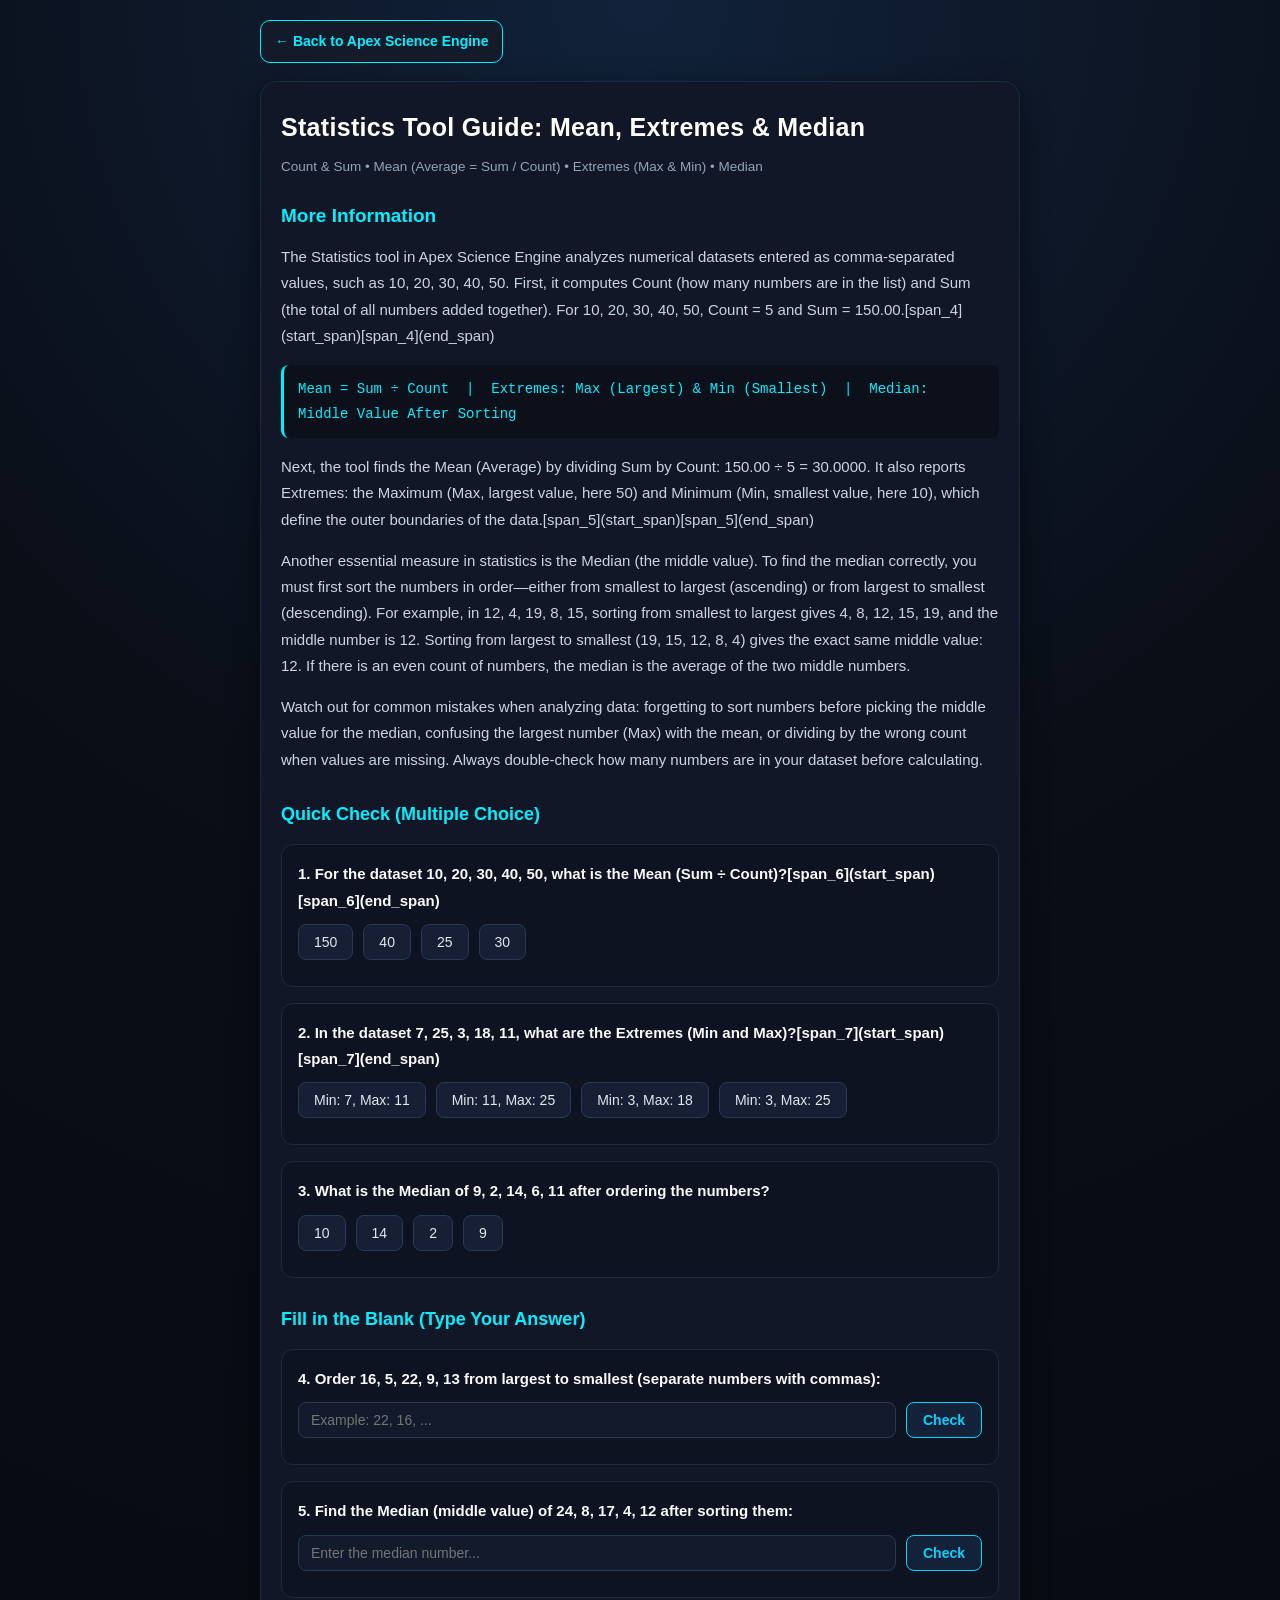
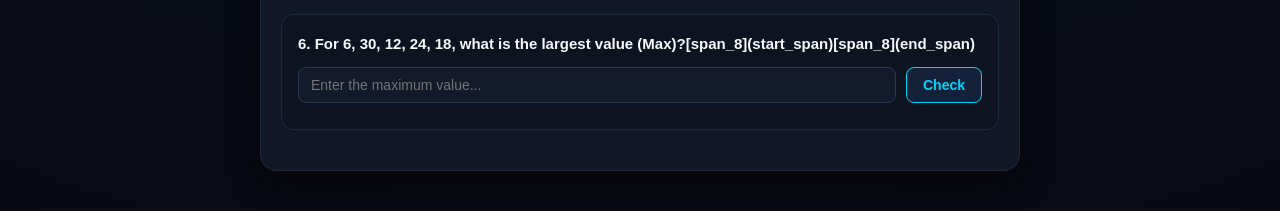
<file: guides/statistics.html>
<!DOCTYPE html>
<html lang="en">
<head>
  <meta charset="UTF-8" />
  <meta name="viewport" content="width=device-width, initial-scale=1.0" />
  <title>Statistics Tool Guide - More Information & Practice</title>
  <style>
    * {
      box-sizing: border-box;
    }
    body {
      font-family: 'Segoe UI', Roboto, Arial, sans-serif;
      line-height: 1.75;
      margin: 0;
      padding: 20px 16px 40px;
      background: radial-gradient(circle at top, #11223a 0%, #0a0e17 45%, #070a12 100%);
      color: #e2e8f0;
      min-height: 100vh;
    }
    .container {
      max-width: 760px;
      margin: 0 auto;
    }
    .back-link {
      display: inline-flex;
      align-items: center;
      gap: 6px;
      margin-bottom: 18px;
      padding: 8px 14px;
      background-color: #131a29;
      border: 1px solid #24324d;
      border-radius: 10px;
      color: #00d4ff;
      text-decoration: none;
      font-size: 14px;
      font-weight: 600;
      transition: 0.2s ease;
    }
    .back-link:hover {
      border-color: #00d4ff;
      box-shadow: 0 0 12px rgba(0, 212, 255, 0.25);
    }
    .main-card {
      background-color: #111726;
      border: 1px solid #1e293b;
      border-radius: 16px;
      padding: 24px 20px;
      box-shadow: 0 10px 30px rgba(0, 0, 0, 0.45);
    }
    h1 {
      font-size: 25px;
      margin: 0 0 6px 0;
      color: #ffffff;
      letter-spacing: 0.3px;
    }
    .subtitle {
      font-size: 13.5px;
      color: #94a3b8;
      margin-bottom: 20px;
    }
    h2.more-info-heading {
      font-size: 19px;
      margin: 18px 0 12px 0;
      color: #00d4ff;
      font-weight: 700;
    }
    h3 {
      font-size: 18px;
      margin: 26px 0 14px 0;
      color: #00d4ff;
    }
    p {
      margin: 0 0 15px 0;
      color: #cbd5e1;
      font-size: 15px;
    }
    .formula-strip {
      background-color: #0b101b;
      border-left: 3px solid #00d4ff;
      padding: 12px 14px;
      border-radius: 8px;
      margin: 16px 0;
      font-family: monospace;
      font-size: 14px;
      color: #38bdf8;
    }
    .quiz-section {
      margin-top: 24px;
    }
    .question-block {
      background-color: #0d1320;
      border: 1px solid #1e293b;
      border-radius: 12px;
      padding: 16px;
      margin-bottom: 16px;
    }
    .question-block p {
      color: #f8fafc;
      margin-bottom: 10px;
    }
    .options {
      display: flex;
      flex-wrap: wrap;
      gap: 10px;
      margin-top: 8px;
    }
    button.opt-btn {
      padding: 9px 15px;
      border: 1px solid #2a3954;
      background-color: #161f33;
      color: #e2e8f0;
      border-radius: 8px;
      cursor: pointer;
      font-size: 14px;
      font-weight: 500;
      transition: 0.2s ease;
    }
    button.opt-btn:hover:not(:disabled) {
      border-color: #00d4ff;
      color: #00d4ff;
      background-color: #1a2740;
    }
    button.opt-btn:disabled {
      cursor: default;
      opacity: 0.55;
    }
    button.opt-btn.solved-choice {
      border-color: #10b981;
      background: linear-gradient(90deg, rgba(16, 185, 129, 0.2), rgba(0, 212, 255, 0.15));
      color: #34d399;
      opacity: 1;
      font-weight: 700;
    }
    .fill-row {
      display: flex;
      flex-wrap: wrap;
      gap: 10px;
      margin-top: 8px;
      align-items: center;
    }
    input.fill-input {
      flex: 1;
      min-width: 180px;
      padding: 9px 12px;
      border: 1px solid #2a3954;
      background-color: #121a2b;
      color: #f8fafc;
      border-radius: 8px;
      font-size: 14px;
      outline: none;
    }
    input.fill-input:focus {
      border-color: #00d4ff;
    }
    input.fill-input:disabled {
      opacity: 0.75;
      border-color: #10b981;
      color: #34d399;
    }
    button.check-btn {
      padding: 9px 16px;
      border: 1px solid #00d4ff;
      background-color: #132238;
      color: #00d4ff;
      border-radius: 8px;
      cursor: pointer;
      font-size: 14px;
      font-weight: 600;
      transition: 0.2s ease;
    }
    button.check-btn:hover:not(:disabled) {
      background-color: #00d4ff;
      color: #070a12;
    }
    button.check-btn:disabled {
      cursor: default;
      opacity: 0.6;
    }
    button.check-btn.solved-btn {
      border-color: #10b981;
      background-color: rgba(16, 185, 129, 0.2);
      color: #34d399;
      opacity: 1;
    }
    .feedback {
      margin-top: 10px;
      font-size: 13.8px;
      font-weight: 500;
      line-height: 1.5;
    }
    .correct {
      color: #34d399;
    }
    .wrong {
      color: #f87171;
    }
  </style>
</head>
<body>
  <div class="container">
    <a class="back-link" href="../index.html">&larr; Back to Apex Science Engine</a>

    <div class="main-card">
      <h1>Statistics Tool Guide: Mean, Extremes &amp; Median</h1>
      <div class="subtitle">Count &amp; Sum &bull; Mean (Average = Sum / Count) &bull; Extremes (Max &amp; Min) &bull; Median</div>

      <h2 class="more-info-heading">More Information</h2>

      <p>
        The Statistics tool in Apex Science Engine analyzes numerical datasets entered as comma-separated values, such as 10, 20, 30, 40, 50. First, it computes Count (how many numbers are in the list) and Sum (the total of all numbers added together). For 10, 20, 30, 40, 50, Count = 5 and Sum = 150.00.[span_4](start_span)[span_4](end_span)
      </p>

      <div class="formula-strip">
        Mean = Sum &divide; Count &nbsp;|&nbsp; Extremes: Max (Largest) &amp; Min (Smallest) &nbsp;|&nbsp; Median: Middle Value After Sorting
      </div>

      <p>
        Next, the tool finds the Mean (Average) by dividing Sum by Count: 150.00 &divide; 5 = 30.0000. It also reports Extremes: the Maximum (Max, largest value, here 50) and Minimum (Min, smallest value, here 10), which define the outer boundaries of the data.[span_5](start_span)[span_5](end_span)
      </p>

      <p>
        Another essential measure in statistics is the Median (the middle value). To find the median correctly, you must first sort the numbers in order—either from smallest to largest (ascending) or from largest to smallest (descending). For example, in 12, 4, 19, 8, 15, sorting from smallest to largest gives 4, 8, 12, 15, 19, and the middle number is 12. Sorting from largest to smallest (19, 15, 12, 8, 4) gives the exact same middle value: 12. If there is an even count of numbers, the median is the average of the two middle numbers.
      </p>

      <p>
        Watch out for common mistakes when analyzing data: forgetting to sort numbers before picking the middle value for the median, confusing the largest number (Max) with the mean, or dividing by the wrong count when values are missing. Always double-check how many numbers are in your dataset before calculating.
      </p>

      <div class="quiz-section">
        <h3>Quick Check (Multiple Choice)</h3>

        <!-- MCQ 1 -->
        <div class="question-block" id="q1">
          <p><strong>1. For the dataset 10, 20, 30, 40, 50, what is the Mean (Sum &divide; Count)?[span_6](start_span)[span_6](end_span)</strong></p>
          <div class="options">
            <button class="opt-btn" onclick="answerMCQ(1, '30', this)">30</button>
            <button class="opt-btn" onclick="answerMCQ(1, '150', this)">150</button>
            <button class="opt-btn" onclick="answerMCQ(1, '25', this)">25</button>
            <button class="opt-btn" onclick="answerMCQ(1, '40', this)">40</button>
          </div>
          <div class="feedback" id="fb1"></div>
        </div>

        <!-- MCQ 2 -->
        <div class="question-block" id="q2">
          <p><strong>2. In the dataset 7, 25, 3, 18, 11, what are the Extremes (Min and Max)?[span_7](start_span)[span_7](end_span)</strong></p>
          <div class="options">
            <button class="opt-btn" onclick="answerMCQ(2, '3_25', this)">Min: 3, Max: 25</button>
            <button class="opt-btn" onclick="answerMCQ(2, '7_11', this)">Min: 7, Max: 11</button>
            <button class="opt-btn" onclick="answerMCQ(2, '3_18', this)">Min: 3, Max: 18</button>
            <button class="opt-btn" onclick="answerMCQ(2, '11_25', this)">Min: 11, Max: 25</button>
          </div>
          <div class="feedback" id="fb2"></div>
        </div>

        <!-- MCQ 3 -->
        <div class="question-block" id="q3">
          <p><strong>3. What is the Median of 9, 2, 14, 6, 11 after ordering the numbers?</strong></p>
          <div class="options">
            <button class="opt-btn" onclick="answerMCQ(3, '9', this)">9</button>
            <button class="opt-btn" onclick="answerMCQ(3, '2', this)">2</button>
            <button class="opt-btn" onclick="answerMCQ(3, '14', this)">14</button>
            <button class="opt-btn" onclick="answerMCQ(3, '10', this)">10</button>
          </div>
          <div class="feedback" id="fb3"></div>
        </div>

        <h3>Fill in the Blank (Type Your Answer)</h3>

        <!-- Fill 4 -->
        <div class="question-block" id="q4">
          <p><strong>4. Order 16, 5, 22, 9, 13 from largest to smallest (separate numbers with commas):</strong></p>
          <div class="fill-row">
            <input type="text" class="fill-input" id="in4" placeholder="Example: 22, 16, ..." />
            <button class="check-btn" id="btn4" onclick="checkFill(4)">Check</button>
          </div>
          <div class="feedback" id="fb4"></div>
        </div>

        <!-- Fill 5 -->
        <div class="question-block" id="q5">
          <p><strong>5. Find the Median (middle value) of 24, 8, 17, 4, 12 after sorting them:</strong></p>
          <div class="fill-row">
            <input type="text" class="fill-input" id="in5" placeholder="Enter the median number..." />
            <button class="check-btn" id="btn5" onclick="checkFill(5)">Check</button>
          </div>
          <div class="feedback" id="fb5"></div>
        </div>

        <!-- Fill 6 -->
        <div class="question-block" id="q6">
          <p><strong>6. For 6, 30, 12, 24, 18, what is the largest value (Max)?[span_8](start_span)[span_8](end_span)</strong></p>
          <div class="fill-row">
            <input type="text" class="fill-input" id="in6" placeholder="Enter the maximum value..." />
            <button class="check-btn" id="btn6" onclick="checkFill(6)">Check</button>
          </div>
          <div class="feedback" id="fb6"></div>
        </div>
      </div>
    </div>
  </div>

  <script>
(function syncGuideNeonTheme() {
    const savedColor = localStorage.getItem('apexNeonColor');
    if (!savedColor) return;

    document.documentElement.style.setProperty('--accent', savedColor);

    const backLink = document.querySelector('.back-link');
    if (backLink) {
        backLink.style.color = savedColor;
        backLink.style.borderColor = savedColor;
    }

    document.querySelectorAll('h2.more-info-heading, h3, .formula-strip').forEach((el) => {
        if (el.classList.contains('formula-strip')) {
            el.style.borderLeftColor = savedColor;
            el.style.color = savedColor;
        } else {
            el.style.color = savedColor;
        }
    });
})();

    const lockedQuestions = {};

    const mcqReasons = {
      1: {
        correct: "30",
        okText: "Correct! Sum = 150 and Count = 5, so Mean = 150 ÷ 5 = 30.",
        wrong: {
          "150": "Wrong: 150 is the Sum of all numbers, not the Mean (150 ÷ 5 = 30).",
          "25": "Wrong: Check your division—150 divided by 5 equals 30, not 25.",
          "40": "Wrong: 40 is one of the values in the list, not the average of all five numbers."
        }
      },
      2: {
        correct: "3_25",
        okText: "Correct! The smallest number (Min) is 3 and the largest number (Max) is 25.",
        wrong: {
          "7_11": "Wrong: 7 and 11 are the first and last items before sorting, not the Min and Max.",
          "3_18": "Wrong: Min = 3 is right, but the largest value in the list is 25, not 18.",
          "11_25": "Wrong: Max = 25 is right, but the smallest value in the list is 3, not 11."
        }
      },
      3: {
        correct: "9",
        okText: "Correct! Sorted order is 2, 6, 9, 11, 14, so the middle number (Median) is 9.",
        wrong: {
          "2": "Wrong: 2 is the smallest number (Min), not the middle number after sorting.",
          "14": "Wrong: 14 is the largest number (Max), not the median.",
          "10": "Wrong: Sorted order is 2, 6, 9, 11, 14—the middle value is 9."
        }
      }
    };

    const fillRules = {
      4: {
        type: "list",
        expected: [22, 16, 13, 9, 5],
        okText: "Correct! Ordered from largest to smallest: 22, 16, 13, 9, 5.",
        wrongOrderText: "Wrong: You entered numbers, but they are not in largest-to-smallest order (22, 16, 13, 9, 5).",
        wrongCountText: "Wrong: Make sure you include all 5 numbers separated by commas (22, 16, 13, 9, 5)."
      },
      5: {
        type: "single",
        expected: 12,
        okText: "Correct! Sorted order is 4, 8, 12, 17, 24, so the middle value (Median) is 12.",
        wrongText: "Wrong: Sort 24, 8, 17, 4, 12 first (4, 8, 12, 17, 24)—the middle number is 12."
      },
      6: {
        type: "single",
        expected: 30,
        okText: "Correct! The largest value (Max) in 6, 30, 12, 24, 18 is 30.",
        wrongText: "Wrong: Look for the largest number in 6, 30, 12, 24, 18, which is 30."
      }
    };

    function answerMCQ(qNum, choice, btnEl) {
      if (lockedQuestions[qNum]) return;

      const qData = mcqReasons[qNum];
      const fb = document.getElementById("fb" + qNum);
      const block = document.getElementById("q" + qNum);
      const buttons = block.querySelectorAll("button.opt-btn");

      if (choice === qData.correct) {
        lockedQuestions[qNum] = true;
        fb.className = "feedback correct";
        fb.textContent = qData.okText;

        buttons.forEach((btn) => {
          btn.disabled = true;
          if (btn === btnEl) {
            btn.classList.add("solved-choice");
          }
        });
      } else {
        fb.className = "feedback wrong";
        fb.textContent = qData.wrong[choice] || "Wrong: Review the statistics rule and try again.";
      }
    }

    function hasLetters(str) {
      return /[a-zA-Z\u0600-\u06FF]/.test(str);
    }

    function checkFill(qNum) {
      if (lockedQuestions[qNum]) return;

      const inputEl = document.getElementById("in" + qNum);
      const btnEl = document.getElementById("btn" + qNum);
      const fb = document.getElementById("fb" + qNum);
      const raw = inputEl.value.trim();
      const rule = fillRules[qNum];

      if (!raw) {
        fb.className = "feedback wrong";
        fb.textContent = "Wrong: Please type a number or list of numbers first.";
        return;
      }

      if (hasLetters(raw)) {
        fb.className = "feedback wrong";
        fb.textContent = "Wrong: You typed letters! Enter numbers only (digits and commas when needed).";
        return;
      }

      if (rule.type === "single") {
        const numVal = Number(raw);
        if (Number.isNaN(numVal)) {
          fb.className = "feedback wrong";
          fb.textContent = "Wrong: Please enter a valid number.";
          return;
        }
        if (numVal === rule.expected) {
          lockFill(qNum, inputEl, btnEl, fb, rule.okText);
        } else {
          fb.className = "feedback wrong";
          fb.textContent = rule.wrongText;
        }
      } else if (rule.type === "list") {
        const parts = raw.split(",").map((item) => item.trim()).filter(Boolean);
        const nums = parts.map(Number);

        if (nums.some((n) => Number.isNaN(n))) {
          fb.className = "feedback wrong";
          fb.textContent = "Wrong: Check your formatting—separate numbers with commas, no letters or extra symbols.";
          return;
        }

        if (nums.length !== rule.expected.length) {
          fb.className = "feedback wrong";
          fb.textContent = rule.wrongCountText;
          return;
        }

        const isExactMatch = nums.every((val, idx) => val === rule.expected[idx]);
        if (isExactMatch) {
          lockFill(qNum, inputEl, btnEl, fb, rule.okText);
        } else {
          fb.className = "feedback wrong";
          fb.textContent = rule.wrongOrderText;
        }
      }
    }

    function lockFill(qNum, inputEl, btnEl, fb, okText) {
      lockedQuestions[qNum] = true;
      inputEl.disabled = true;
      btnEl.disabled = true;
      btnEl.classList.add("solved-btn");
      fb.className = "feedback correct";
      fb.textContent = okText;
    }

    document.querySelectorAll(".question-block .options").forEach((optBox) => {
      const btns = Array.from(optBox.children);
      for (let i = btns.length - 1; i > 0; i--) {
        const j = Math.floor(Math.random() * (i + 1));
        optBox.appendChild(btns[j]);
      }
    });
  </script>
</body>
</html>
</file>
